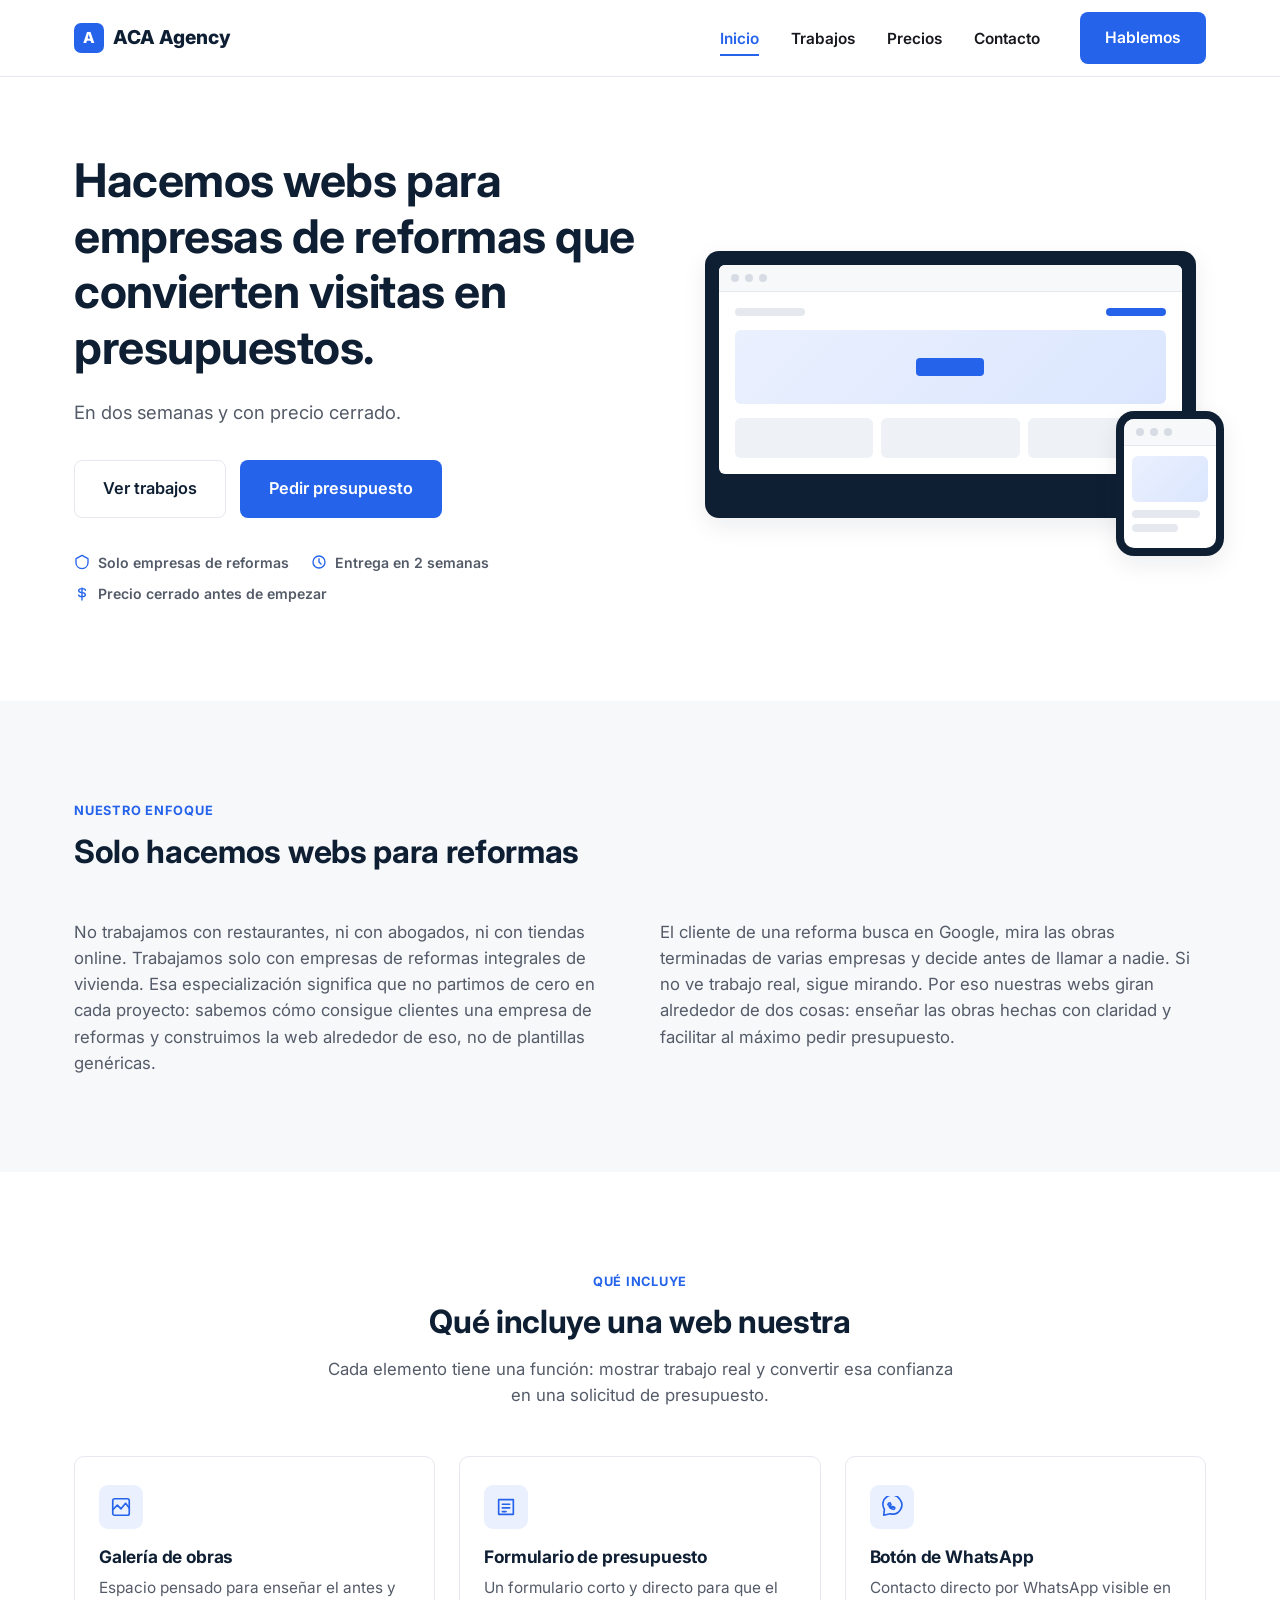
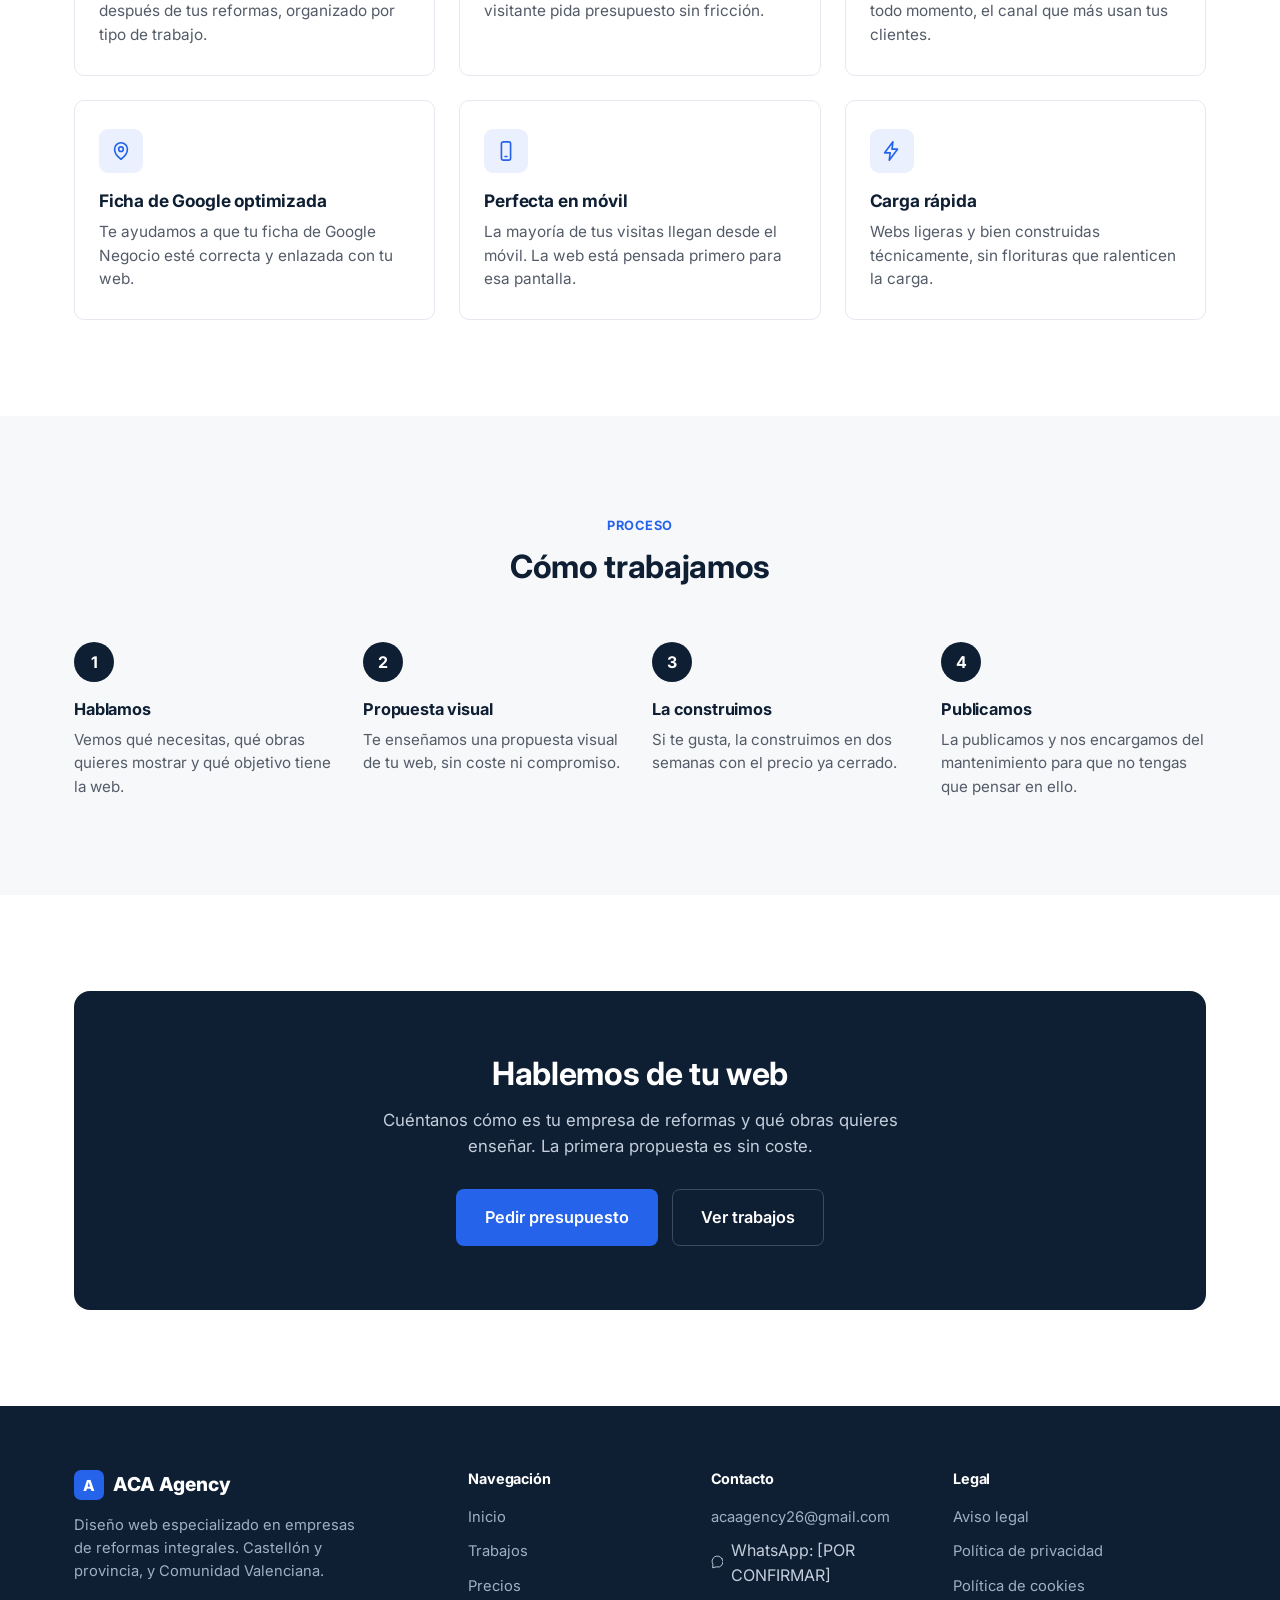
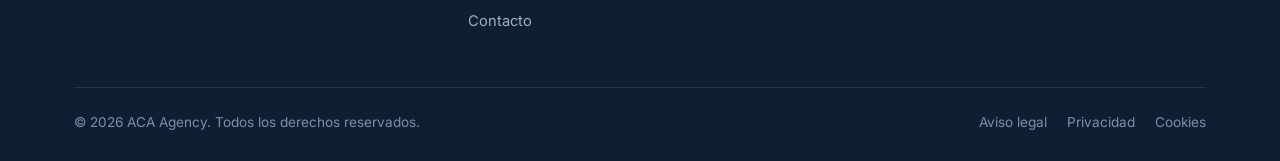
<file: index.html>
<!DOCTYPE html>
<html lang="es">
<head>
<meta charset="UTF-8">
<meta name="viewport" content="width=device-width, initial-scale=1.0">
<title>ACA Agency — Diseño web para empresas de reformas en Castellón</title>
<meta name="description" content="Diseño web para empresas de reformas integrales en Castellón y la Comunidad Valenciana. Webs que convierten visitas en solicitudes de presupuesto, en dos semanas y con precio cerrado.">
<link rel="canonical" href="https://acaagency.es/">

<meta property="og:type" content="website">
<meta property="og:title" content="ACA Agency — Diseño web para empresas de reformas en Castellón">
<meta property="og:description" content="Webs que convierten visitas en solicitudes de presupuesto. Especializados solo en empresas de reformas. Dos semanas, precio cerrado.">
<meta property="og:image" content="https://acaagency.es/img/og-image.png">
<meta property="og:url" content="https://acaagency.es/">
<meta property="og:locale" content="es_ES">
<meta name="twitter:card" content="summary_large_image">

<link rel="icon" href="/img/favicon.ico" sizes="any">
<link rel="icon" href="/img/favicon-32.png" type="image/png">
<link rel="apple-touch-icon" href="/img/apple-touch-icon.png">
<link rel="preconnect" href="https://fonts.googleapis.com">
<link rel="preconnect" href="https://fonts.gstatic.com" crossorigin>
<link href="https://fonts.googleapis.com/css2?family=Inter:wght@400;500;600;700;800&display=swap" rel="stylesheet">
<link rel="stylesheet" href="/css/style.css">
</head>
<body>

<header class="site-header">
  <div class="container">
    <a href="/index.html" class="logo">
      <span class="logo-mark">A</span>
      ACA Agency
    </a>
    <nav class="main-nav">
      <ul class="nav-links">
        <li><a href="/index.html" aria-current="page">Inicio</a></li>
        <li><a href="/trabajos.html">Trabajos</a></li>
        <li><a href="/precios.html">Precios</a></li>
        <li><a href="/contacto.html">Contacto</a></li>
      </ul>
      <a href="/contacto.html" class="btn btn-primary">Hablemos</a>
    </nav>
    <button class="nav-toggle" aria-label="Abrir menú" aria-expanded="false">
      <svg class="icon-menu" viewBox="0 0 24 24" fill="none" stroke="currentColor" stroke-width="2" stroke-linecap="round"><line x1="3" y1="6" x2="21" y2="6"/><line x1="3" y1="12" x2="21" y2="12"/><line x1="3" y1="18" x2="21" y2="18"/></svg>
      <svg class="icon-close" viewBox="0 0 24 24" fill="none" stroke="currentColor" stroke-width="2" stroke-linecap="round"><line x1="6" y1="6" x2="18" y2="18"/><line x1="6" y1="18" x2="18" y2="6"/></svg>
    </button>
  </div>
</header>

<main>

  <!-- Portada -->
  <section class="hero">
    <div class="container">
      <div class="hero-copy">
        <h1>Hacemos webs para empresas de reformas que convierten visitas en presupuestos.</h1>
        <p class="lead">En dos semanas y con precio cerrado.</p>
        <div class="hero-actions">
          <a href="/trabajos.html" class="btn btn-outline btn-lg">Ver trabajos</a>
          <a href="/contacto.html" class="btn btn-primary btn-lg">Pedir presupuesto</a>
        </div>
        <div class="hero-badges">
          <span class="hero-badge">
            <svg viewBox="0 0 24 24" fill="none" stroke="currentColor" stroke-width="2" stroke-linecap="round" stroke-linejoin="round"><path d="M12 2 3 7v6c0 5 4 8.5 9 9 5-.5 9-4 9-9V7z"/></svg>
            Solo empresas de reformas
          </span>
          <span class="hero-badge">
            <svg viewBox="0 0 24 24" fill="none" stroke="currentColor" stroke-width="2" stroke-linecap="round" stroke-linejoin="round"><circle cx="12" cy="12" r="9"/><path d="M12 7v5l3 3"/></svg>
            Entrega en 2 semanas
          </span>
          <span class="hero-badge">
            <svg viewBox="0 0 24 24" fill="none" stroke="currentColor" stroke-width="2" stroke-linecap="round" stroke-linejoin="round"><path d="M12 3v18M17 6.5c0-1.5-2-2.5-5-2.5s-5 1.2-5 3 2 2.7 5 3 5 1.3 5 3-2 3-5 3-5-1-5-2.5"/></svg>
            Precio cerrado antes de empezar
          </span>
        </div>
      </div>
      <div class="hero-visual">
        <div class="mockup">
          <div class="mockup-laptop">
            <div class="mockup-screen">
              <div class="mockup-browserbar">
                <span class="mockup-dot"></span><span class="mockup-dot"></span><span class="mockup-dot"></span>
              </div>
              <div class="mockup-body">
                <div class="mockup-nav">
                  <div class="mockup-line" style="width:70px;"></div>
                  <div class="mockup-line" style="width:60px; background:var(--accent);"></div>
                </div>
                <div class="mockup-hero-block">
                  <div class="mockup-cta"></div>
                </div>
                <div class="mockup-grid">
                  <div class="mockup-block"></div>
                  <div class="mockup-block"></div>
                  <div class="mockup-block"></div>
                </div>
              </div>
            </div>
          </div>
          <div class="mockup-phone">
            <div class="mockup-screen">
              <div class="mockup-browserbar">
                <span class="mockup-dot"></span><span class="mockup-dot"></span><span class="mockup-dot"></span>
              </div>
              <div class="mockup-body">
                <div class="mockup-hero-block"></div>
                <div class="mockup-line" style="width:90%;"></div>
                <div class="mockup-line" style="width:60%;"></div>
              </div>
            </div>
          </div>
        </div>
      </div>
    </div>
  </section>

  <!-- Solo reformas -->
  <section class="section section--alt">
    <div class="container">
      <div class="section-head">
        <span class="eyebrow">Nuestro enfoque</span>
        <h2>Solo hacemos webs para reformas</h2>
      </div>
      <div class="split">
        <p>No trabajamos con restaurantes, ni con abogados, ni con tiendas online. Trabajamos solo con empresas de reformas integrales de vivienda. Esa especialización significa que no partimos de cero en cada proyecto: sabemos cómo consigue clientes una empresa de reformas y construimos la web alrededor de eso, no de plantillas genéricas.</p>
        <p>El cliente de una reforma busca en Google, mira las obras terminadas de varias empresas y decide antes de llamar a nadie. Si no ve trabajo real, sigue mirando. Por eso nuestras webs giran alrededor de dos cosas: enseñar las obras hechas con claridad y facilitar al máximo pedir presupuesto.</p>
      </div>
    </div>
  </section>

  <!-- Qué incluye -->
  <section class="section">
    <div class="container">
      <div class="section-head center">
        <span class="eyebrow">Qué incluye</span>
        <h2>Qué incluye una web nuestra</h2>
        <p>Cada elemento tiene una función: mostrar trabajo real y convertir esa confianza en una solicitud de presupuesto.</p>
      </div>
      <div class="feature-grid">
        <div class="feature-card">
          <div class="feature-icon">
            <svg viewBox="0 0 24 24" fill="none" stroke="currentColor" stroke-width="1.8" stroke-linecap="round" stroke-linejoin="round"><rect x="3" y="3" width="18" height="18" rx="2"/><path d="m3 15 5-5 4 4 5-6 4 5"/></svg>
          </div>
          <h3>Galería de obras</h3>
          <p>Espacio pensado para enseñar el antes y después de tus reformas, organizado por tipo de trabajo.</p>
        </div>
        <div class="feature-card">
          <div class="feature-icon">
            <svg viewBox="0 0 24 24" fill="none" stroke="currentColor" stroke-width="1.8" stroke-linecap="round" stroke-linejoin="round"><path d="M4 4h16v16H4z"/><path d="M8 9h8M8 13h8M8 17h4"/></svg>
          </div>
          <h3>Formulario de presupuesto</h3>
          <p>Un formulario corto y directo para que el visitante pida presupuesto sin fricción.</p>
        </div>
        <div class="feature-card">
          <div class="feature-icon">
            <svg viewBox="0 0 24 24" fill="none" stroke="currentColor" stroke-width="1.8" stroke-linecap="round" stroke-linejoin="round"><path d="M20.5 3.5a10 10 0 0 0-16.8 10.9L3 21l6.8-1.7A10 10 0 0 0 20.5 3.5z"/><path d="M8.5 9.5c.3 2.5 2.5 4.7 5 5 1 .1 1.5-.6 1.5-1.3l-.1-.7-2-1-1 1c-.8-.4-1.6-1.2-2-2l1-1-1-2-.7-.1c-.7 0-1.4.5-1.7 2.1z"/></svg>
          </div>
          <h3>Botón de WhatsApp</h3>
          <p>Contacto directo por WhatsApp visible en todo momento, el canal que más usan tus clientes.</p>
        </div>
        <div class="feature-card">
          <div class="feature-icon">
            <svg viewBox="0 0 24 24" fill="none" stroke="currentColor" stroke-width="1.8" stroke-linecap="round" stroke-linejoin="round"><path d="M12 21s-7-5.3-7-11a7 7 0 0 1 14 0c0 5.7-7 11-7 11z"/><circle cx="12" cy="10" r="2.5"/></svg>
          </div>
          <h3>Ficha de Google optimizada</h3>
          <p>Te ayudamos a que tu ficha de Google Negocio esté correcta y enlazada con tu web.</p>
        </div>
        <div class="feature-card">
          <div class="feature-icon">
            <svg viewBox="0 0 24 24" fill="none" stroke="currentColor" stroke-width="1.8" stroke-linecap="round" stroke-linejoin="round"><rect x="7" y="2" width="10" height="20" rx="2"/><line x1="11" y1="18" x2="13" y2="18"/></svg>
          </div>
          <h3>Perfecta en móvil</h3>
          <p>La mayoría de tus visitas llegan desde el móvil. La web está pensada primero para esa pantalla.</p>
        </div>
        <div class="feature-card">
          <div class="feature-icon">
            <svg viewBox="0 0 24 24" fill="none" stroke="currentColor" stroke-width="1.8" stroke-linecap="round" stroke-linejoin="round"><path d="M13 2 4 14h6l-1 8 9-12h-6z"/></svg>
          </div>
          <h3>Carga rápida</h3>
          <p>Webs ligeras y bien construidas técnicamente, sin florituras que ralenticen la carga.</p>
        </div>
      </div>
    </div>
  </section>

  <!-- Cómo trabajamos -->
  <section class="section section--alt">
    <div class="container">
      <div class="section-head center">
        <span class="eyebrow">Proceso</span>
        <h2>Cómo trabajamos</h2>
      </div>
      <div class="steps">
        <div class="step">
          <div class="step-number">1</div>
          <h3>Hablamos</h3>
          <p>Vemos qué necesitas, qué obras quieres mostrar y qué objetivo tiene la web.</p>
        </div>
        <div class="step">
          <div class="step-number">2</div>
          <h3>Propuesta visual</h3>
          <p>Te enseñamos una propuesta visual de tu web, sin coste ni compromiso.</p>
        </div>
        <div class="step">
          <div class="step-number">3</div>
          <h3>La construimos</h3>
          <p>Si te gusta, la construimos en dos semanas con el precio ya cerrado.</p>
        </div>
        <div class="step">
          <div class="step-number">4</div>
          <h3>Publicamos</h3>
          <p>La publicamos y nos encargamos del mantenimiento para que no tengas que pensar en ello.</p>
        </div>
      </div>
    </div>
  </section>

  <!-- CTA final -->
  <section class="section">
    <div class="container">
      <div class="cta-block">
        <h2>Hablemos de tu web</h2>
        <p>Cuéntanos cómo es tu empresa de reformas y qué obras quieres enseñar. La primera propuesta es sin coste.</p>
        <div class="cta-actions">
          <a href="/contacto.html" class="btn btn-primary btn-lg">Pedir presupuesto</a>
          <a href="/trabajos.html" class="btn btn-outline btn-lg">Ver trabajos</a>
        </div>
      </div>
    </div>
  </section>

</main>

<footer class="site-footer">
  <div class="container">
    <div class="footer-top">
      <div class="footer-brand">
        <a href="/index.html" class="logo">
          <span class="logo-mark">A</span>
          ACA Agency
        </a>
        <p>Diseño web especializado en empresas de reformas integrales. Castellón y provincia, y Comunidad Valenciana.</p>
      </div>
      <div class="footer-col">
        <h4>Navegación</h4>
        <ul>
          <li><a href="/index.html">Inicio</a></li>
          <li><a href="/trabajos.html">Trabajos</a></li>
          <li><a href="/precios.html">Precios</a></li>
          <li><a href="/contacto.html">Contacto</a></li>
        </ul>
      </div>
      <div class="footer-col">
        <h4>Contacto</h4>
        <ul>
          <li><a href="mailto:acaagency26@gmail.com">acaagency26@gmail.com</a></li>
          <li><span class="footer-whatsapp">
            <svg viewBox="0 0 24 24" fill="none" stroke="currentColor" stroke-width="1.8" stroke-linecap="round" stroke-linejoin="round"><path d="M20.5 3.5a10 10 0 0 0-16.8 10.9L3 21l6.8-1.7A10 10 0 0 0 20.5 3.5z"/></svg>
            WhatsApp: [POR CONFIRMAR]
          </span></li>
        </ul>
      </div>
      <div class="footer-col">
        <h4>Legal</h4>
        <ul>
          <li><a href="/aviso-legal.html">Aviso legal</a></li>
          <li><a href="/privacidad.html">Política de privacidad</a></li>
          <li><a href="/cookies.html">Política de cookies</a></li>
        </ul>
      </div>
    </div>
    <div class="footer-bottom">
      <span>© <span data-year>2026</span> ACA Agency. Todos los derechos reservados.</span>
      <div class="footer-legal">
        <a href="/aviso-legal.html">Aviso legal</a>
        <a href="/privacidad.html">Privacidad</a>
        <a href="/cookies.html">Cookies</a>
      </div>
    </div>
  </div>
</footer>

<script src="/js/main.js"></script>
</body>
</html>
</file>
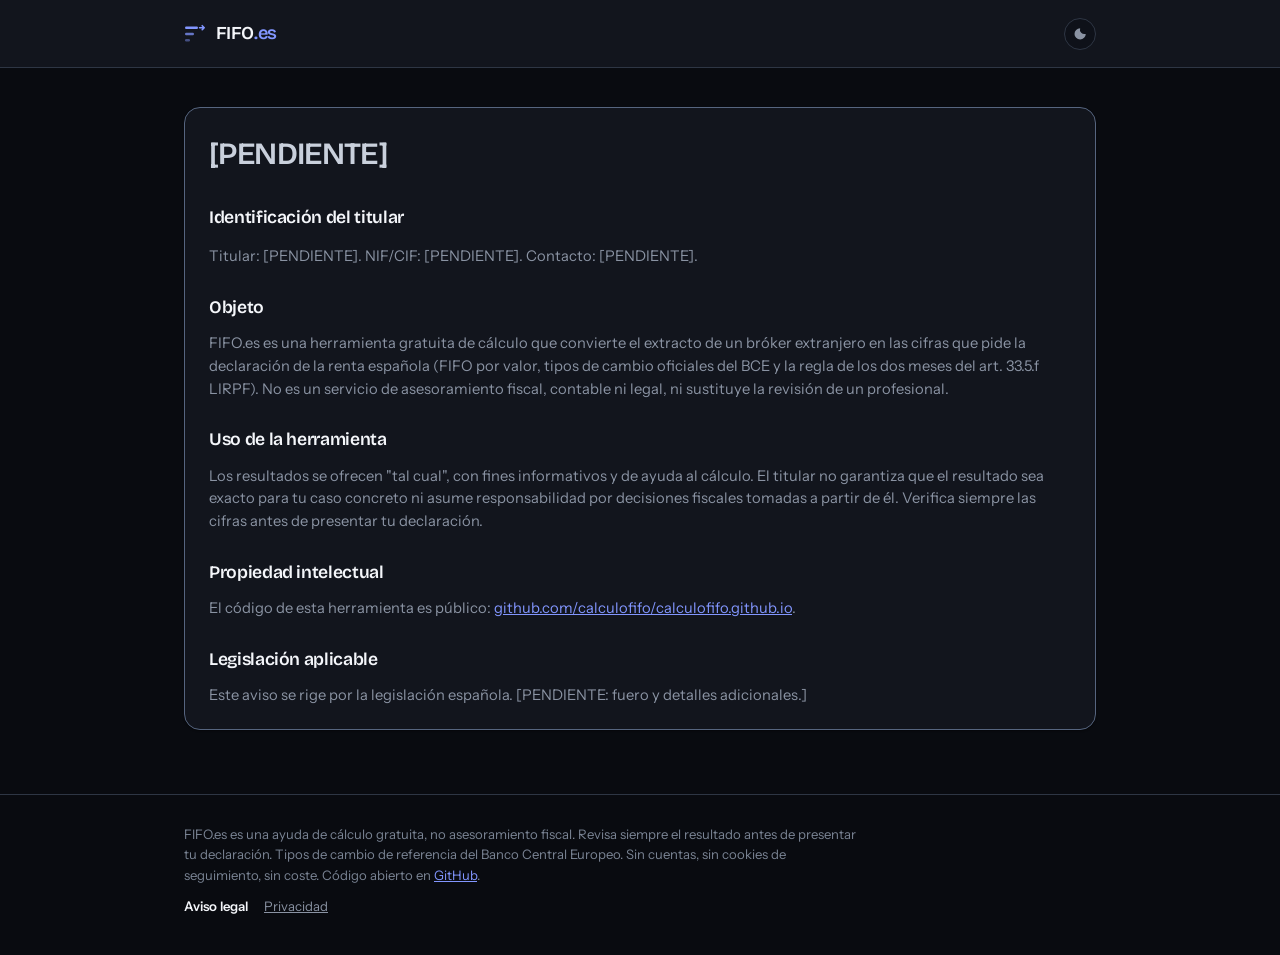
<file: web/aviso-legal/index.html>
<!DOCTYPE html>
<html lang="es">
<head>
<meta charset="UTF-8">
<script>try{if(localStorage.getItem("fifo-renta:tema")==="claro")document.documentElement.setAttribute("data-theme","light")}catch(e){}</script>
<meta name="viewport" content="width=device-width, initial-scale=1">
<title>Aviso legal — FIFO.es</title>
<meta name="description" content="Aviso legal de FIFO.es.">
<link rel="icon" type="image/svg+xml" href="[data-uri]">
<link rel="preconnect" href="https://fonts.googleapis.com">
<link rel="preconnect" href="https://fonts.gstatic.com" crossorigin>
<link rel="stylesheet" href="https://fonts.googleapis.com/css2?family=Bricolage+Grotesque:opsz,wght@12..96,500;12..96,600;12..96,700&family=Instrument+Sans:wght@400;500;600;700&family=JetBrains+Mono:wght@400;500;600&display=swap">
<link rel="stylesheet" href="../estilo.css">
</head>
<body>

<header class="top">
  <div class="wrap">
    <a href="../" class="brand" style="text-decoration:none">
      <svg width="22" height="22" viewBox="0 0 22 22" fill="none" aria-hidden="true">
        <rect x="1" y="3.5" width="13" height="2.4" rx="1.2" fill="currentColor"/>
        <rect x="1" y="9.8" width="9" height="2.4" rx="1.2" fill="currentColor" opacity=".75"/>
        <rect x="1" y="16.1" width="5" height="2.4" rx="1.2" fill="currentColor" opacity=".45"/>
        <path d="M15.6 4.7h4.6M20.2 4.7l-2-2M20.2 4.7l-2 2" stroke="currentColor" stroke-width="1.6" stroke-linecap="round" stroke-linejoin="round"/>
      </svg>
      <b>FIFO<i>.es</i></b>
    </a>
    <button id="interruptor-tema" class="interruptor-tema" type="button" aria-pressed="false" aria-label="Cambiar a modo claro">
      <svg class="icono-luna" width="15" height="15" viewBox="0 0 20 20" fill="none" aria-hidden="true">
        <path d="M17 10.5A7.5 7.5 0 1 1 9.5 3a6 6 0 0 0 7.5 7.5Z" fill="currentColor"/>
      </svg>
      <svg class="icono-sol" width="15" height="15" viewBox="0 0 20 20" fill="none" aria-hidden="true">
        <circle cx="10" cy="10" r="3.6" fill="currentColor"/>
        <g stroke="currentColor" stroke-width="1.4" stroke-linecap="round">
          <path d="M10 2.2v2"/><path d="M10 15.8v2"/><path d="M2.2 10h2"/><path d="M15.8 10h2"/>
          <path d="M4.8 4.8l1.4 1.4"/><path d="M13.8 13.8l1.4 1.4"/><path d="M15.2 4.8l-1.4 1.4"/><path d="M6.2 13.8l-1.4 1.4"/>
        </g>
      </svg>
    </button>
  </div>
</header>

<main>
  <div class="wrap pila">
    <div class="card pad texto-legal">
      <h1>[PENDIENTE]</h1>

      <h2>Identificación del titular</h2>
      <p>Titular: [PENDIENTE]. NIF/CIF: [PENDIENTE]. Contacto: [PENDIENTE].</p>

      <h2>Objeto</h2>
      <p>
        FIFO.es es una herramienta gratuita de cálculo que convierte el extracto de un bróker extranjero en
        las cifras que pide la declaración de la renta española (FIFO por valor, tipos de cambio oficiales
        del BCE y la regla de los dos meses del art. 33.5.f LIRPF). No es un servicio de asesoramiento fiscal,
        contable ni legal, ni sustituye la revisión de un profesional.
      </p>

      <h2>Uso de la herramienta</h2>
      <p>
        Los resultados se ofrecen "tal cual", con fines informativos y de ayuda al cálculo. El titular no
        garantiza que el resultado sea exacto para tu caso concreto ni asume responsabilidad por decisiones
        fiscales tomadas a partir de él. Verifica siempre las cifras antes de presentar tu declaración.
      </p>

      <h2>Propiedad intelectual</h2>
      <p>
        El código de esta herramienta es público:
        <a href="https://github.com/calculofifo/calculofifo.github.io" target="_blank" rel="noopener">github.com/calculofifo/calculofifo.github.io</a>.
      </p>

      <h2>Legislación aplicable</h2>
      <p>Este aviso se rige por la legislación española. [PENDIENTE: fuero y detalles adicionales.]</p>
    </div>
  </div>
</main>

<footer class="pie">
  <div class="wrap">
    <p>
      FIFO.es es una ayuda de cálculo gratuita, no asesoramiento fiscal. Revisa siempre el resultado antes
      de presentar tu declaración. Tipos de cambio de referencia del Banco Central Europeo. Sin cuentas,
      sin cookies de seguimiento, sin coste. Código abierto en
      <a href="https://github.com/calculofifo/calculofifo.github.io" target="_blank" rel="noopener">GitHub</a>.
    </p>
    <nav>
      <a href="../aviso-legal/" aria-current="page">Aviso legal</a>
      <a href="../privacidad/">Privacidad</a>
    </nav>
  </div>
</footer>

<script src="../tema.js"></script>
</body>
</html>
</file>
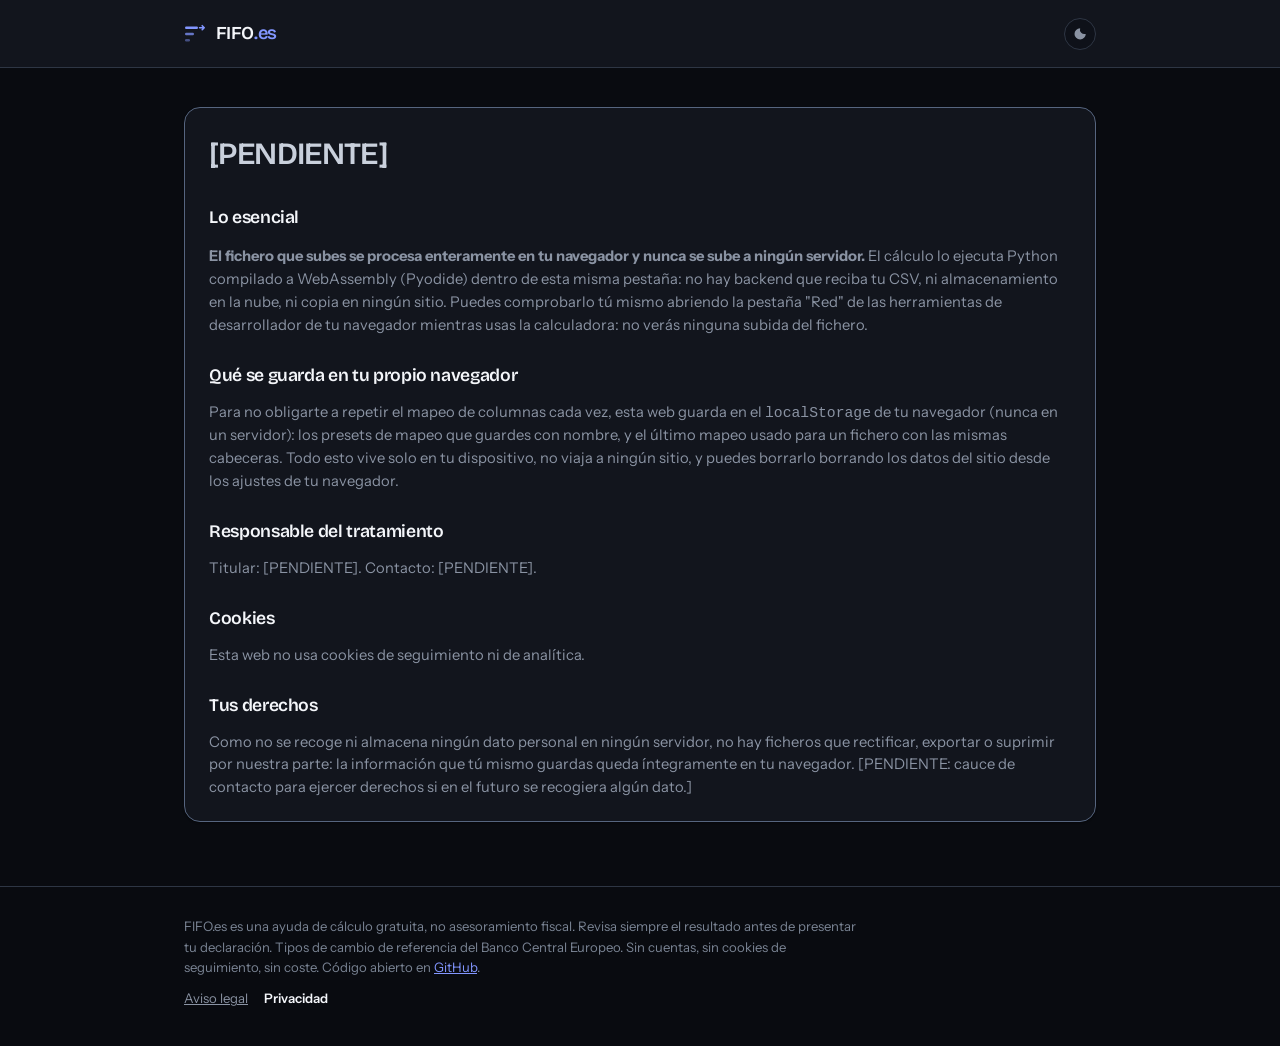
<file: web/privacidad/index.html>
<!DOCTYPE html>
<html lang="es">
<head>
<meta charset="UTF-8">
<script>try{if(localStorage.getItem("fifo-renta:tema")==="claro")document.documentElement.setAttribute("data-theme","light")}catch(e){}</script>
<meta name="viewport" content="width=device-width, initial-scale=1">
<title>Privacidad — FIFO.es</title>
<meta name="description" content="Política de privacidad de FIFO.es: tu fichero se procesa en tu navegador y nunca se sube a ningún servidor.">
<link rel="icon" type="image/svg+xml" href="[data-uri]">
<link rel="preconnect" href="https://fonts.googleapis.com">
<link rel="preconnect" href="https://fonts.gstatic.com" crossorigin>
<link rel="stylesheet" href="https://fonts.googleapis.com/css2?family=Bricolage+Grotesque:opsz,wght@12..96,500;12..96,600;12..96,700&family=Instrument+Sans:wght@400;500;600;700&family=JetBrains+Mono:wght@400;500;600&display=swap">
<link rel="stylesheet" href="../estilo.css">
</head>
<body>

<header class="top">
  <div class="wrap">
    <a href="../" class="brand" style="text-decoration:none">
      <svg width="22" height="22" viewBox="0 0 22 22" fill="none" aria-hidden="true">
        <rect x="1" y="3.5" width="13" height="2.4" rx="1.2" fill="currentColor"/>
        <rect x="1" y="9.8" width="9" height="2.4" rx="1.2" fill="currentColor" opacity=".75"/>
        <rect x="1" y="16.1" width="5" height="2.4" rx="1.2" fill="currentColor" opacity=".45"/>
        <path d="M15.6 4.7h4.6M20.2 4.7l-2-2M20.2 4.7l-2 2" stroke="currentColor" stroke-width="1.6" stroke-linecap="round" stroke-linejoin="round"/>
      </svg>
      <b>FIFO<i>.es</i></b>
    </a>
    <button id="interruptor-tema" class="interruptor-tema" type="button" aria-pressed="false" aria-label="Cambiar a modo claro">
      <svg class="icono-luna" width="15" height="15" viewBox="0 0 20 20" fill="none" aria-hidden="true">
        <path d="M17 10.5A7.5 7.5 0 1 1 9.5 3a6 6 0 0 0 7.5 7.5Z" fill="currentColor"/>
      </svg>
      <svg class="icono-sol" width="15" height="15" viewBox="0 0 20 20" fill="none" aria-hidden="true">
        <circle cx="10" cy="10" r="3.6" fill="currentColor"/>
        <g stroke="currentColor" stroke-width="1.4" stroke-linecap="round">
          <path d="M10 2.2v2"/><path d="M10 15.8v2"/><path d="M2.2 10h2"/><path d="M15.8 10h2"/>
          <path d="M4.8 4.8l1.4 1.4"/><path d="M13.8 13.8l1.4 1.4"/><path d="M15.2 4.8l-1.4 1.4"/><path d="M6.2 13.8l-1.4 1.4"/>
        </g>
      </svg>
    </button>
  </div>
</header>

<main>
  <div class="wrap pila">
    <div class="card pad texto-legal">
      <h1>[PENDIENTE]</h1>

      <h2>Lo esencial</h2>
      <p>
        <b>El fichero que subes se procesa enteramente en tu navegador y nunca se sube a ningún servidor.</b>
        El cálculo lo ejecuta Python compilado a WebAssembly (Pyodide) dentro de esta misma pestaña: no hay
        backend que reciba tu CSV, ni almacenamiento en la nube, ni copia en ningún sitio. Puedes comprobarlo
        tú mismo abriendo la pestaña "Red" de las herramientas de desarrollador de tu navegador mientras usas
        la calculadora: no verás ninguna subida del fichero.
      </p>

      <h2>Qué se guarda en tu propio navegador</h2>
      <p>
        Para no obligarte a repetir el mapeo de columnas cada vez, esta web guarda en el <code>localStorage</code>
        de tu navegador (nunca en un servidor): los presets de mapeo que guardes con nombre, y el último mapeo
        usado para un fichero con las mismas cabeceras. Todo esto vive solo en tu dispositivo, no viaja a
        ningún sitio, y puedes borrarlo borrando los datos del sitio desde los ajustes de tu navegador.
      </p>

      <h2>Responsable del tratamiento</h2>
      <p>Titular: [PENDIENTE]. Contacto: [PENDIENTE].</p>

      <h2>Cookies</h2>
      <p>Esta web no usa cookies de seguimiento ni de analítica.</p>

      <h2>Tus derechos</h2>
      <p>
        Como no se recoge ni almacena ningún dato personal en ningún servidor, no hay ficheros que rectificar,
        exportar o suprimir por nuestra parte: la información que tú mismo guardas queda íntegramente en tu
        navegador. [PENDIENTE: cauce de contacto para ejercer derechos si en el futuro se recogiera algún dato.]
      </p>
    </div>
  </div>
</main>

<footer class="pie">
  <div class="wrap">
    <p>
      FIFO.es es una ayuda de cálculo gratuita, no asesoramiento fiscal. Revisa siempre el resultado antes
      de presentar tu declaración. Tipos de cambio de referencia del Banco Central Europeo. Sin cuentas,
      sin cookies de seguimiento, sin coste. Código abierto en
      <a href="https://github.com/calculofifo/calculofifo.github.io" target="_blank" rel="noopener">GitHub</a>.
    </p>
    <nav>
      <a href="../aviso-legal/">Aviso legal</a>
      <a href="../privacidad/" aria-current="page">Privacidad</a>
    </nav>
  </div>
</footer>

<script src="../tema.js"></script>
</body>
</html>
</file>
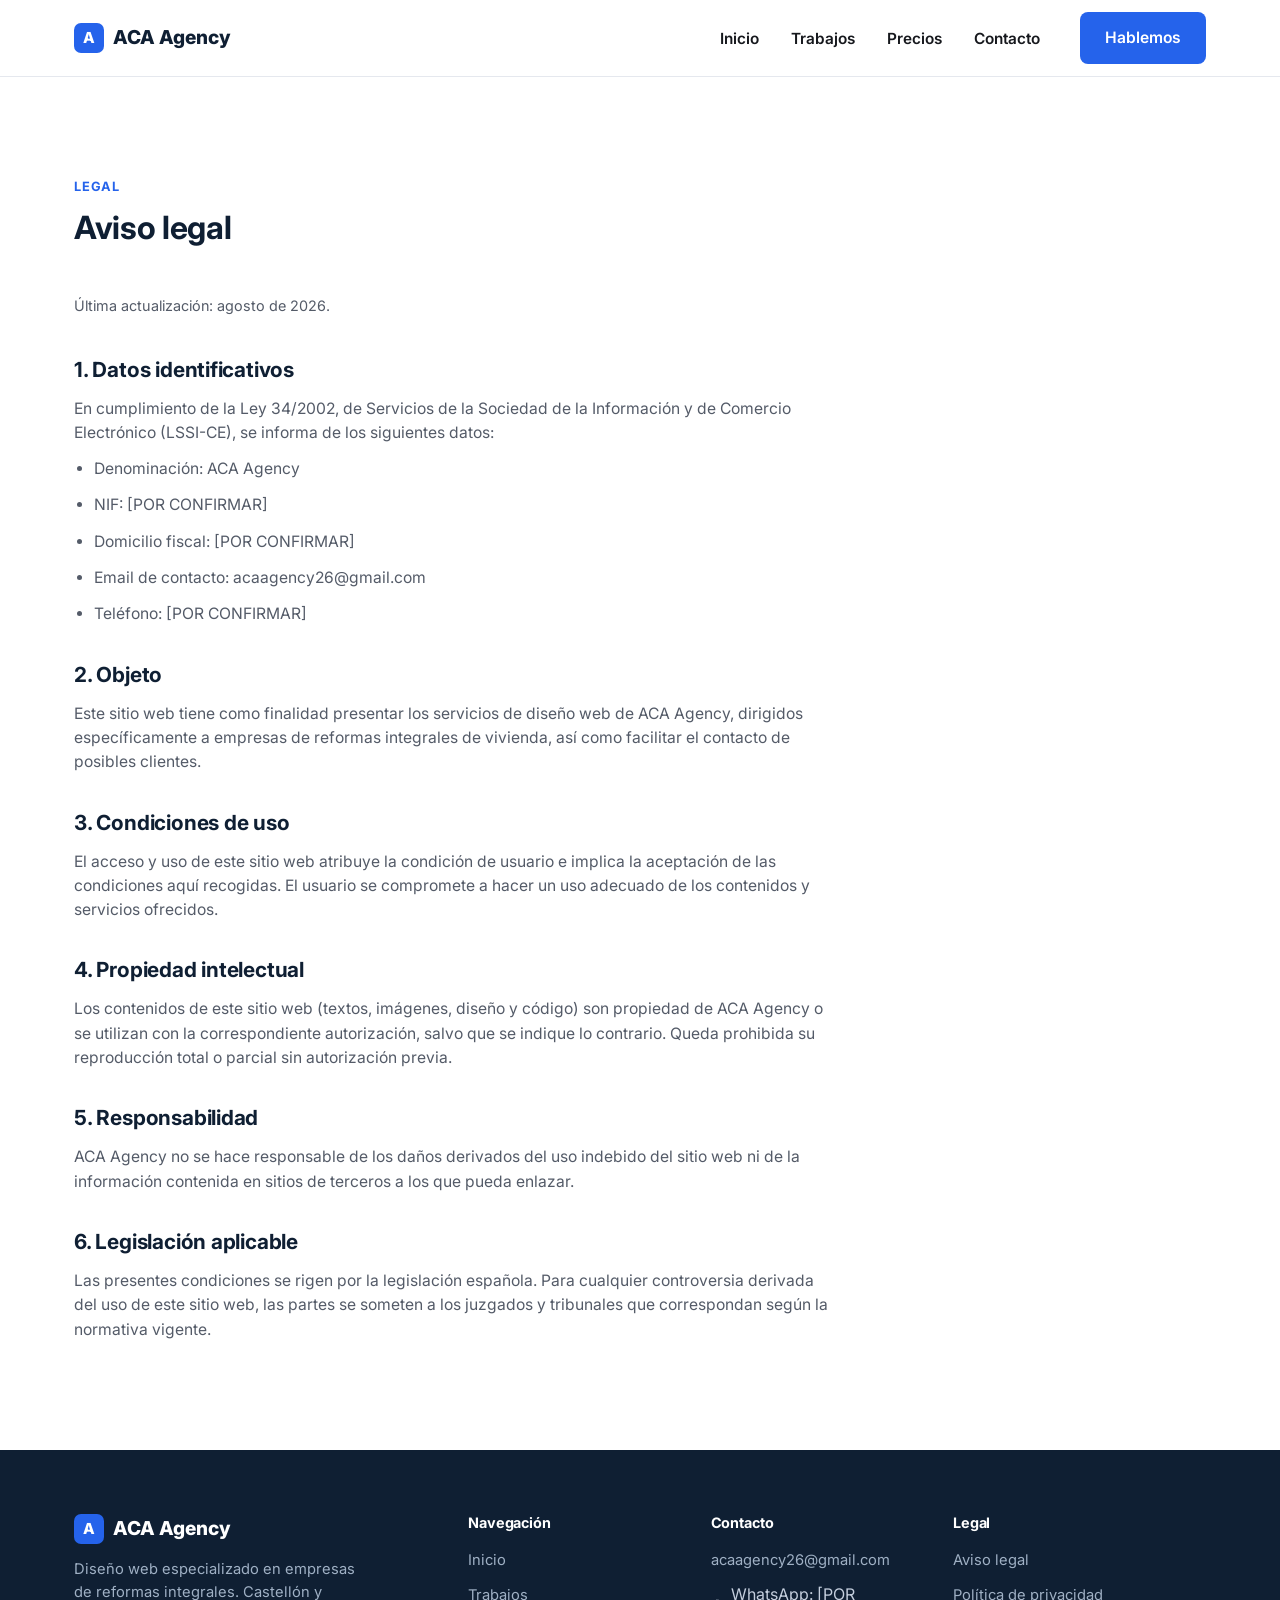
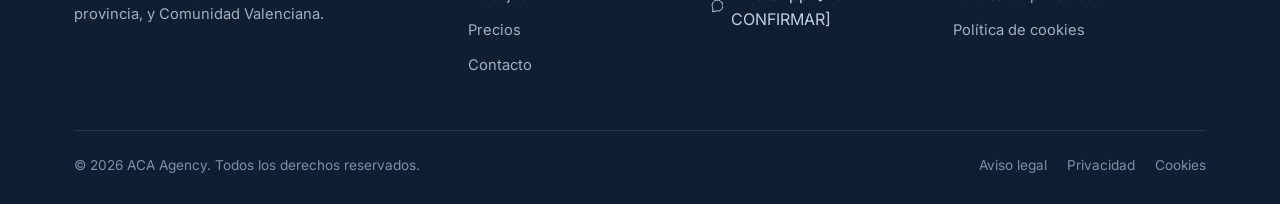
<file: aviso-legal.html>
<!DOCTYPE html>
<html lang="es">
<head>
<meta charset="UTF-8">
<meta name="viewport" content="width=device-width, initial-scale=1.0">
<title>Aviso legal | ACA Agency</title>
<meta name="description" content="Aviso legal de ACA Agency, diseño web para empresas de reformas en Castellón.">
<link rel="canonical" href="https://acaagency.es/aviso-legal.html">
<meta name="robots" content="noindex">

<meta property="og:type" content="website">
<meta property="og:title" content="Aviso legal | ACA Agency">
<meta property="og:description" content="Aviso legal de ACA Agency, diseño web para empresas de reformas en Castellón.">
<meta property="og:image" content="https://acaagency.es/img/og-image.png">
<meta property="og:url" content="https://acaagency.es/aviso-legal.html">
<meta property="og:locale" content="es_ES">
<meta name="twitter:card" content="summary_large_image">

<link rel="icon" href="/img/favicon.ico" sizes="any">
<link rel="icon" href="/img/favicon-32.png" type="image/png">
<link rel="apple-touch-icon" href="/img/apple-touch-icon.png">
<link rel="preconnect" href="https://fonts.googleapis.com">
<link rel="preconnect" href="https://fonts.gstatic.com" crossorigin>
<link href="https://fonts.googleapis.com/css2?family=Inter:wght@400;500;600;700;800&display=swap" rel="stylesheet">
<link rel="stylesheet" href="/css/style.css">
</head>
<body>

<header class="site-header">
  <div class="container">
    <a href="/index.html" class="logo">
      <span class="logo-mark">A</span>
      ACA Agency
    </a>
    <nav class="main-nav">
      <ul class="nav-links">
        <li><a href="/index.html">Inicio</a></li>
        <li><a href="/trabajos.html">Trabajos</a></li>
        <li><a href="/precios.html">Precios</a></li>
        <li><a href="/contacto.html">Contacto</a></li>
      </ul>
      <a href="/contacto.html" class="btn btn-primary">Hablemos</a>
    </nav>
    <button class="nav-toggle" aria-label="Abrir menú" aria-expanded="false">
      <svg class="icon-menu" viewBox="0 0 24 24" fill="none" stroke="currentColor" stroke-width="2" stroke-linecap="round"><line x1="3" y1="6" x2="21" y2="6"/><line x1="3" y1="12" x2="21" y2="12"/><line x1="3" y1="18" x2="21" y2="18"/></svg>
      <svg class="icon-close" viewBox="0 0 24 24" fill="none" stroke="currentColor" stroke-width="2" stroke-linecap="round"><line x1="6" y1="6" x2="18" y2="18"/><line x1="6" y1="18" x2="18" y2="6"/></svg>
    </button>
  </div>
</header>

<main>
  <section class="section">
    <div class="container">
      <div class="section-head">
        <span class="eyebrow">Legal</span>
        <h2>Aviso legal</h2>
      </div>
      <div class="legal-content">
        <p class="updated">Última actualización: agosto de 2026.</p>

        <h2>1. Datos identificativos</h2>
        <p>En cumplimiento de la Ley 34/2002, de Servicios de la Sociedad de la Información y de Comercio Electrónico (LSSI-CE), se informa de los siguientes datos:</p>
        <ul>
          <li>Denominación: ACA Agency</li>
          <li>NIF: [POR CONFIRMAR]</li>
          <li>Domicilio fiscal: [POR CONFIRMAR]</li>
          <li>Email de contacto: acaagency26@gmail.com</li>
          <li>Teléfono: [POR CONFIRMAR]</li>
        </ul>

        <h2>2. Objeto</h2>
        <p>Este sitio web tiene como finalidad presentar los servicios de diseño web de ACA Agency, dirigidos específicamente a empresas de reformas integrales de vivienda, así como facilitar el contacto de posibles clientes.</p>

        <h2>3. Condiciones de uso</h2>
        <p>El acceso y uso de este sitio web atribuye la condición de usuario e implica la aceptación de las condiciones aquí recogidas. El usuario se compromete a hacer un uso adecuado de los contenidos y servicios ofrecidos.</p>

        <h2>4. Propiedad intelectual</h2>
        <p>Los contenidos de este sitio web (textos, imágenes, diseño y código) son propiedad de ACA Agency o se utilizan con la correspondiente autorización, salvo que se indique lo contrario. Queda prohibida su reproducción total o parcial sin autorización previa.</p>

        <h2>5. Responsabilidad</h2>
        <p>ACA Agency no se hace responsable de los daños derivados del uso indebido del sitio web ni de la información contenida en sitios de terceros a los que pueda enlazar.</p>

        <h2>6. Legislación aplicable</h2>
        <p>Las presentes condiciones se rigen por la legislación española. Para cualquier controversia derivada del uso de este sitio web, las partes se someten a los juzgados y tribunales que correspondan según la normativa vigente.</p>
      </div>
    </div>
  </section>
</main>

<footer class="site-footer">
  <div class="container">
    <div class="footer-top">
      <div class="footer-brand">
        <a href="/index.html" class="logo">
          <span class="logo-mark">A</span>
          ACA Agency
        </a>
        <p>Diseño web especializado en empresas de reformas integrales. Castellón y provincia, y Comunidad Valenciana.</p>
      </div>
      <div class="footer-col">
        <h4>Navegación</h4>
        <ul>
          <li><a href="/index.html">Inicio</a></li>
          <li><a href="/trabajos.html">Trabajos</a></li>
          <li><a href="/precios.html">Precios</a></li>
          <li><a href="/contacto.html">Contacto</a></li>
        </ul>
      </div>
      <div class="footer-col">
        <h4>Contacto</h4>
        <ul>
          <li><a href="mailto:acaagency26@gmail.com">acaagency26@gmail.com</a></li>
          <li><span class="footer-whatsapp">
            <svg viewBox="0 0 24 24" fill="none" stroke="currentColor" stroke-width="1.8" stroke-linecap="round" stroke-linejoin="round"><path d="M20.5 3.5a10 10 0 0 0-16.8 10.9L3 21l6.8-1.7A10 10 0 0 0 20.5 3.5z"/></svg>
            WhatsApp: [POR CONFIRMAR]
          </span></li>
        </ul>
      </div>
      <div class="footer-col">
        <h4>Legal</h4>
        <ul>
          <li><a href="/aviso-legal.html">Aviso legal</a></li>
          <li><a href="/privacidad.html">Política de privacidad</a></li>
          <li><a href="/cookies.html">Política de cookies</a></li>
        </ul>
      </div>
    </div>
    <div class="footer-bottom">
      <span>© <span data-year>2026</span> ACA Agency. Todos los derechos reservados.</span>
      <div class="footer-legal">
        <a href="/aviso-legal.html">Aviso legal</a>
        <a href="/privacidad.html">Privacidad</a>
        <a href="/cookies.html">Cookies</a>
      </div>
    </div>
  </div>
</footer>

<script src="/js/main.js"></script>
</body>
</html>
</file>
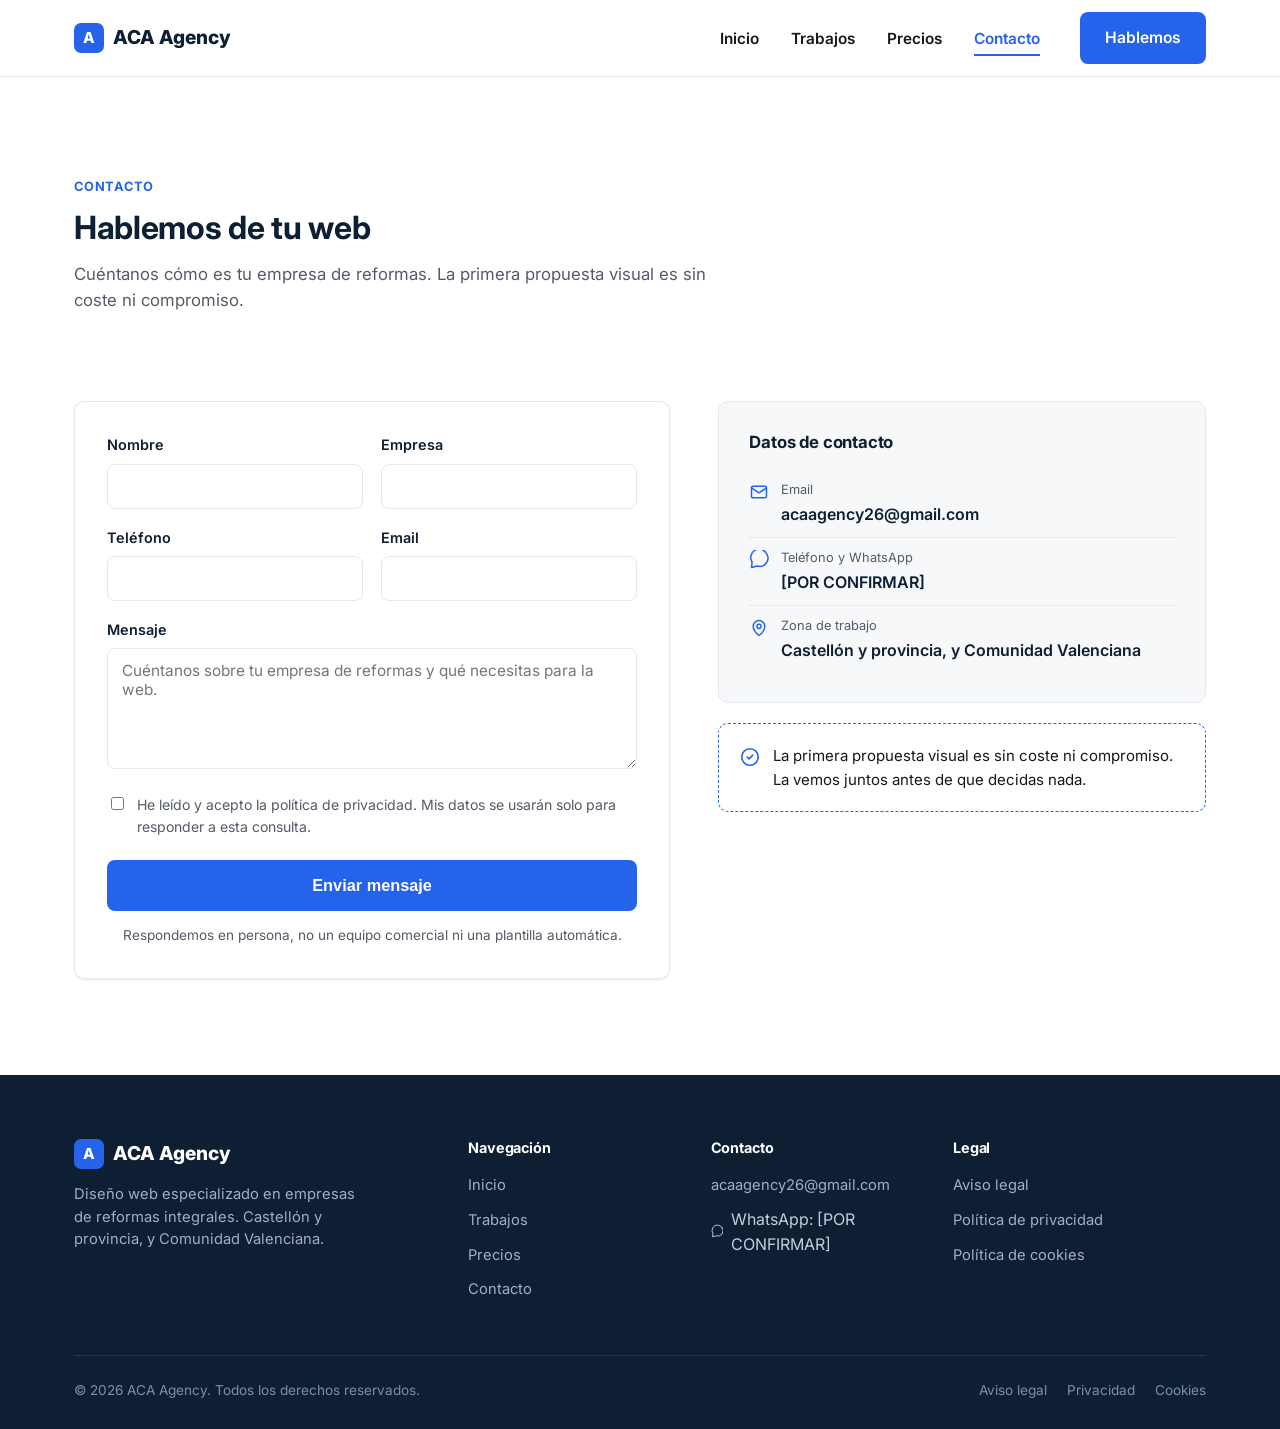
<file: contacto.html>
<!DOCTYPE html>
<html lang="es">
<head>
<meta charset="UTF-8">
<meta name="viewport" content="width=device-width, initial-scale=1.0">
<title>Contacto — Diseño web para empresas de reformas | ACA Agency</title>
<meta name="description" content="Pide presupuesto para la web de tu empresa de reformas en Castellón. La primera propuesta visual es sin coste ni compromiso.">
<link rel="canonical" href="https://acaagency.es/contacto.html">

<meta property="og:type" content="website">
<meta property="og:title" content="Contacto — Diseño web para empresas de reformas | ACA Agency">
<meta property="og:description" content="Pide presupuesto para la web de tu empresa de reformas. Primera propuesta visual sin coste ni compromiso.">
<meta property="og:image" content="https://acaagency.es/img/og-image.png">
<meta property="og:url" content="https://acaagency.es/contacto.html">
<meta property="og:locale" content="es_ES">
<meta name="twitter:card" content="summary_large_image">

<link rel="icon" href="/img/favicon.ico" sizes="any">
<link rel="icon" href="/img/favicon-32.png" type="image/png">
<link rel="apple-touch-icon" href="/img/apple-touch-icon.png">
<link rel="preconnect" href="https://fonts.googleapis.com">
<link rel="preconnect" href="https://fonts.gstatic.com" crossorigin>
<link href="https://fonts.googleapis.com/css2?family=Inter:wght@400;500;600;700;800&display=swap" rel="stylesheet">
<link rel="stylesheet" href="/css/style.css">
</head>
<body>

<header class="site-header">
  <div class="container">
    <a href="/index.html" class="logo">
      <span class="logo-mark">A</span>
      ACA Agency
    </a>
    <nav class="main-nav">
      <ul class="nav-links">
        <li><a href="/index.html">Inicio</a></li>
        <li><a href="/trabajos.html">Trabajos</a></li>
        <li><a href="/precios.html">Precios</a></li>
        <li><a href="/contacto.html" aria-current="page">Contacto</a></li>
      </ul>
      <a href="/contacto.html" class="btn btn-primary">Hablemos</a>
    </nav>
    <button class="nav-toggle" aria-label="Abrir menú" aria-expanded="false">
      <svg class="icon-menu" viewBox="0 0 24 24" fill="none" stroke="currentColor" stroke-width="2" stroke-linecap="round"><line x1="3" y1="6" x2="21" y2="6"/><line x1="3" y1="12" x2="21" y2="12"/><line x1="3" y1="18" x2="21" y2="18"/></svg>
      <svg class="icon-close" viewBox="0 0 24 24" fill="none" stroke="currentColor" stroke-width="2" stroke-linecap="round"><line x1="6" y1="6" x2="18" y2="18"/><line x1="6" y1="18" x2="18" y2="6"/></svg>
    </button>
  </div>
</header>

<main>

  <section class="section" style="padding-bottom: 40px;">
    <div class="container">
      <div class="section-head">
        <span class="eyebrow">Contacto</span>
        <h2>Hablemos de tu web</h2>
        <p>Cuéntanos cómo es tu empresa de reformas. La primera propuesta visual es sin coste ni compromiso.</p>
      </div>
    </div>
  </section>

  <section class="section" style="padding-top: 0;">
    <div class="container">
      <div class="contact-grid">

        <form class="contact-form" id="contact-form">
          <div class="form-success" id="form-success" role="status">
            Gracias. Hemos recibido tu mensaje y te responderemos por email o WhatsApp en breve.
          </div>

          <div class="form-row">
            <div class="form-group">
              <label for="nombre">Nombre</label>
              <input type="text" id="nombre" name="nombre" required autocomplete="name">
            </div>
            <div class="form-group">
              <label for="empresa">Empresa</label>
              <input type="text" id="empresa" name="empresa" autocomplete="organization">
            </div>
          </div>

          <div class="form-row">
            <div class="form-group">
              <label for="telefono">Teléfono</label>
              <input type="tel" id="telefono" name="telefono" required autocomplete="tel">
            </div>
            <div class="form-group">
              <label for="email">Email</label>
              <input type="email" id="email" name="email" required autocomplete="email">
            </div>
          </div>

          <div class="form-group">
            <label for="mensaje">Mensaje</label>
            <textarea id="mensaje" name="mensaje" rows="5" required placeholder="Cuéntanos sobre tu empresa de reformas y qué necesitas para la web."></textarea>
          </div>

          <div class="form-check">
            <input type="checkbox" id="privacidad" name="privacidad" required>
            <label for="privacidad">He leído y acepto la <a href="/privacidad.html">política de privacidad</a>. Mis datos se usarán solo para responder a esta consulta.</label>
          </div>

          <button type="submit" class="btn btn-primary btn-block btn-lg">Enviar mensaje</button>
          <p class="form-note">Respondemos en persona, no un equipo comercial ni una plantilla automática.</p>
        </form>

        <div class="contact-side">
          <div class="contact-info-card">
            <h3>Datos de contacto</h3>
            <div class="contact-info-row">
              <svg viewBox="0 0 24 24" fill="none" stroke="currentColor" stroke-width="1.8" stroke-linecap="round" stroke-linejoin="round"><rect x="3" y="5" width="18" height="14" rx="2"/><path d="m3 7 9 6 9-6"/></svg>
              <div>
                <span class="label">Email</span>
                <a class="value" href="mailto:acaagency26@gmail.com">acaagency26@gmail.com</a>
              </div>
            </div>
            <div class="contact-info-row">
              <svg viewBox="0 0 24 24" fill="none" stroke="currentColor" stroke-width="1.8" stroke-linecap="round" stroke-linejoin="round"><path d="M20.5 3.5a10 10 0 0 0-16.8 10.9L3 21l6.8-1.7A10 10 0 0 0 20.5 3.5z"/></svg>
              <div>
                <span class="label">Teléfono y WhatsApp</span>
                <span class="value placeholder-value">[POR CONFIRMAR]</span>
              </div>
            </div>
            <div class="contact-info-row">
              <svg viewBox="0 0 24 24" fill="none" stroke="currentColor" stroke-width="1.8" stroke-linecap="round" stroke-linejoin="round"><path d="M12 21s-7-5.3-7-11a7 7 0 0 1 14 0c0 5.7-7 11-7 11z"/><circle cx="12" cy="10" r="2.5"/></svg>
              <div>
                <span class="label">Zona de trabajo</span>
                <span class="value">Castellón y provincia, y Comunidad Valenciana</span>
              </div>
            </div>
          </div>

          <div class="contact-promise">
            <svg viewBox="0 0 24 24" fill="none" stroke="currentColor" stroke-width="1.8" stroke-linecap="round" stroke-linejoin="round"><path d="M9 12l2 2 4-4"/><circle cx="12" cy="12" r="9"/></svg>
            <p>La primera propuesta visual es sin coste ni compromiso. La vemos juntos antes de que decidas nada.</p>
          </div>
        </div>

      </div>
    </div>
  </section>

</main>

<footer class="site-footer">
  <div class="container">
    <div class="footer-top">
      <div class="footer-brand">
        <a href="/index.html" class="logo">
          <span class="logo-mark">A</span>
          ACA Agency
        </a>
        <p>Diseño web especializado en empresas de reformas integrales. Castellón y provincia, y Comunidad Valenciana.</p>
      </div>
      <div class="footer-col">
        <h4>Navegación</h4>
        <ul>
          <li><a href="/index.html">Inicio</a></li>
          <li><a href="/trabajos.html">Trabajos</a></li>
          <li><a href="/precios.html">Precios</a></li>
          <li><a href="/contacto.html">Contacto</a></li>
        </ul>
      </div>
      <div class="footer-col">
        <h4>Contacto</h4>
        <ul>
          <li><a href="mailto:acaagency26@gmail.com">acaagency26@gmail.com</a></li>
          <li><span class="footer-whatsapp">
            <svg viewBox="0 0 24 24" fill="none" stroke="currentColor" stroke-width="1.8" stroke-linecap="round" stroke-linejoin="round"><path d="M20.5 3.5a10 10 0 0 0-16.8 10.9L3 21l6.8-1.7A10 10 0 0 0 20.5 3.5z"/></svg>
            WhatsApp: [POR CONFIRMAR]
          </span></li>
        </ul>
      </div>
      <div class="footer-col">
        <h4>Legal</h4>
        <ul>
          <li><a href="/aviso-legal.html">Aviso legal</a></li>
          <li><a href="/privacidad.html">Política de privacidad</a></li>
          <li><a href="/cookies.html">Política de cookies</a></li>
        </ul>
      </div>
    </div>
    <div class="footer-bottom">
      <span>© <span data-year>2026</span> ACA Agency. Todos los derechos reservados.</span>
      <div class="footer-legal">
        <a href="/aviso-legal.html">Aviso legal</a>
        <a href="/privacidad.html">Privacidad</a>
        <a href="/cookies.html">Cookies</a>
      </div>
    </div>
  </div>
</footer>

<script src="/js/main.js"></script>
</body>
</html>
</file>
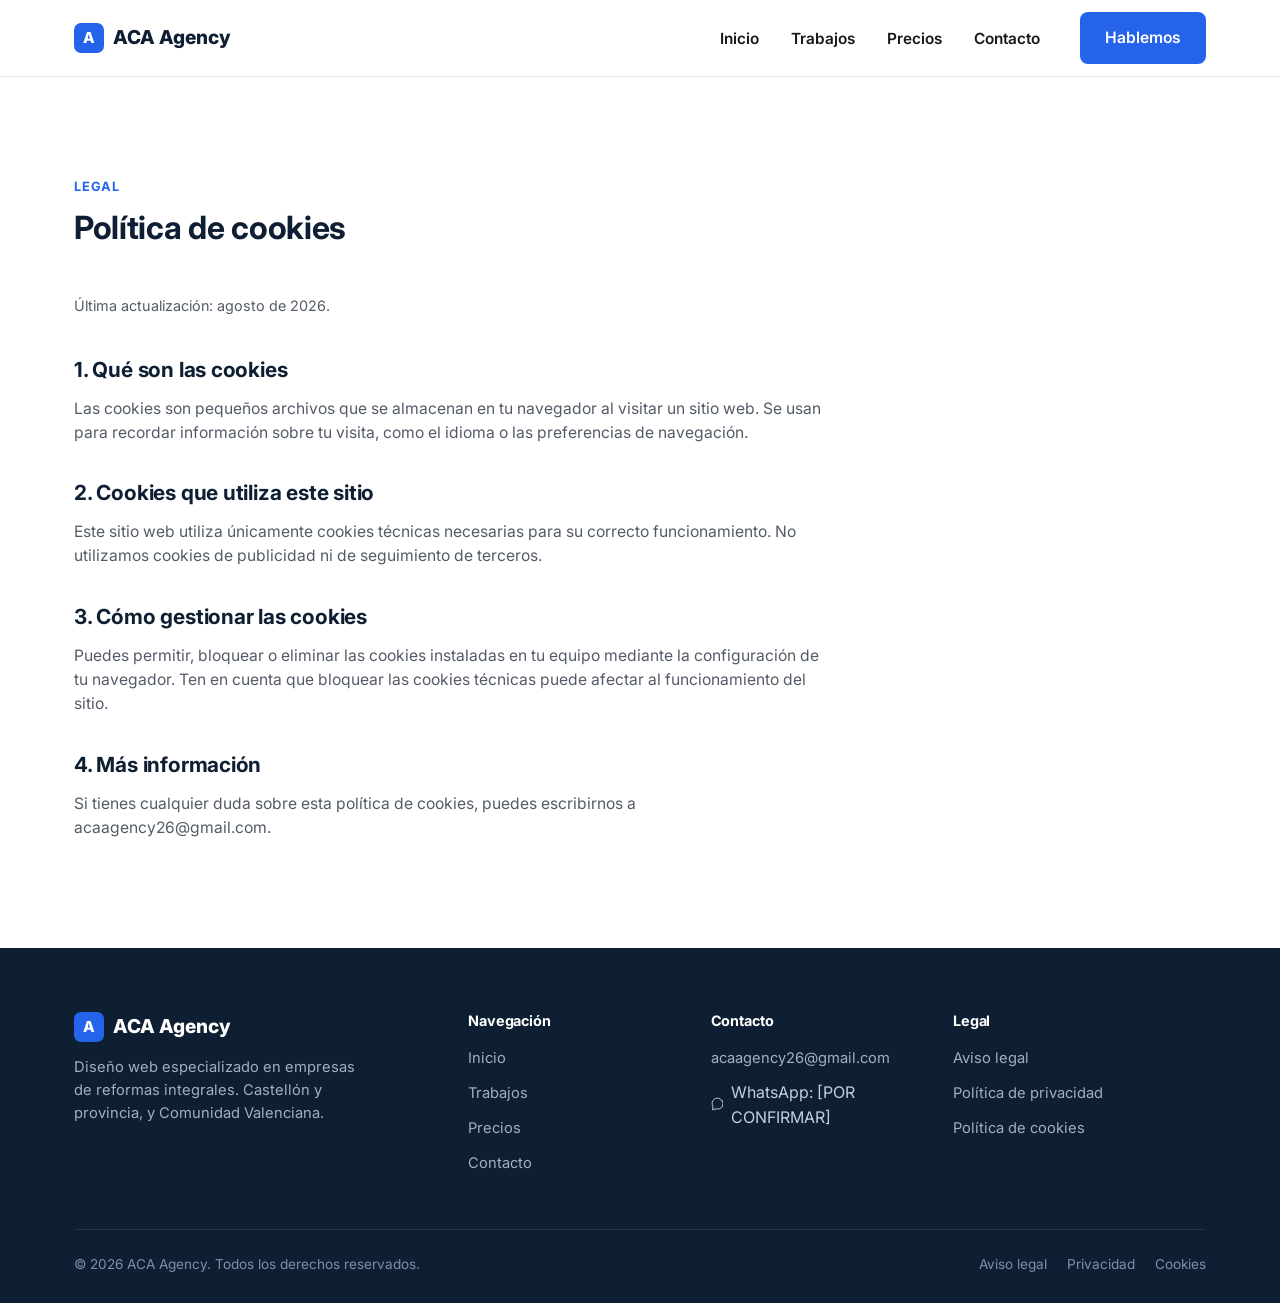
<file: cookies.html>
<!DOCTYPE html>
<html lang="es">
<head>
<meta charset="UTF-8">
<meta name="viewport" content="width=device-width, initial-scale=1.0">
<title>Política de cookies | ACA Agency</title>
<meta name="description" content="Política de cookies de ACA Agency, diseño web para empresas de reformas en Castellón.">
<link rel="canonical" href="https://acaagency.es/cookies.html">
<meta name="robots" content="noindex">

<meta property="og:type" content="website">
<meta property="og:title" content="Política de cookies | ACA Agency">
<meta property="og:description" content="Política de cookies de ACA Agency, diseño web para empresas de reformas en Castellón.">
<meta property="og:image" content="https://acaagency.es/img/og-image.png">
<meta property="og:url" content="https://acaagency.es/cookies.html">
<meta property="og:locale" content="es_ES">
<meta name="twitter:card" content="summary_large_image">

<link rel="icon" href="/img/favicon.ico" sizes="any">
<link rel="icon" href="/img/favicon-32.png" type="image/png">
<link rel="apple-touch-icon" href="/img/apple-touch-icon.png">
<link rel="preconnect" href="https://fonts.googleapis.com">
<link rel="preconnect" href="https://fonts.gstatic.com" crossorigin>
<link href="https://fonts.googleapis.com/css2?family=Inter:wght@400;500;600;700;800&display=swap" rel="stylesheet">
<link rel="stylesheet" href="/css/style.css">
</head>
<body>

<header class="site-header">
  <div class="container">
    <a href="/index.html" class="logo">
      <span class="logo-mark">A</span>
      ACA Agency
    </a>
    <nav class="main-nav">
      <ul class="nav-links">
        <li><a href="/index.html">Inicio</a></li>
        <li><a href="/trabajos.html">Trabajos</a></li>
        <li><a href="/precios.html">Precios</a></li>
        <li><a href="/contacto.html">Contacto</a></li>
      </ul>
      <a href="/contacto.html" class="btn btn-primary">Hablemos</a>
    </nav>
    <button class="nav-toggle" aria-label="Abrir menú" aria-expanded="false">
      <svg class="icon-menu" viewBox="0 0 24 24" fill="none" stroke="currentColor" stroke-width="2" stroke-linecap="round"><line x1="3" y1="6" x2="21" y2="6"/><line x1="3" y1="12" x2="21" y2="12"/><line x1="3" y1="18" x2="21" y2="18"/></svg>
      <svg class="icon-close" viewBox="0 0 24 24" fill="none" stroke="currentColor" stroke-width="2" stroke-linecap="round"><line x1="6" y1="6" x2="18" y2="18"/><line x1="6" y1="18" x2="18" y2="6"/></svg>
    </button>
  </div>
</header>

<main>
  <section class="section">
    <div class="container">
      <div class="section-head">
        <span class="eyebrow">Legal</span>
        <h2>Política de cookies</h2>
      </div>
      <div class="legal-content">
        <p class="updated">Última actualización: agosto de 2026.</p>

        <h2>1. Qué son las cookies</h2>
        <p>Las cookies son pequeños archivos que se almacenan en tu navegador al visitar un sitio web. Se usan para recordar información sobre tu visita, como el idioma o las preferencias de navegación.</p>

        <h2>2. Cookies que utiliza este sitio</h2>
        <p>Este sitio web utiliza únicamente cookies técnicas necesarias para su correcto funcionamiento. No utilizamos cookies de publicidad ni de seguimiento de terceros.</p>

        <h2>3. Cómo gestionar las cookies</h2>
        <p>Puedes permitir, bloquear o eliminar las cookies instaladas en tu equipo mediante la configuración de tu navegador. Ten en cuenta que bloquear las cookies técnicas puede afectar al funcionamiento del sitio.</p>

        <h2>4. Más información</h2>
        <p>Si tienes cualquier duda sobre esta política de cookies, puedes escribirnos a acaagency26@gmail.com.</p>
      </div>
    </div>
  </section>
</main>

<footer class="site-footer">
  <div class="container">
    <div class="footer-top">
      <div class="footer-brand">
        <a href="/index.html" class="logo">
          <span class="logo-mark">A</span>
          ACA Agency
        </a>
        <p>Diseño web especializado en empresas de reformas integrales. Castellón y provincia, y Comunidad Valenciana.</p>
      </div>
      <div class="footer-col">
        <h4>Navegación</h4>
        <ul>
          <li><a href="/index.html">Inicio</a></li>
          <li><a href="/trabajos.html">Trabajos</a></li>
          <li><a href="/precios.html">Precios</a></li>
          <li><a href="/contacto.html">Contacto</a></li>
        </ul>
      </div>
      <div class="footer-col">
        <h4>Contacto</h4>
        <ul>
          <li><a href="mailto:acaagency26@gmail.com">acaagency26@gmail.com</a></li>
          <li><span class="footer-whatsapp">
            <svg viewBox="0 0 24 24" fill="none" stroke="currentColor" stroke-width="1.8" stroke-linecap="round" stroke-linejoin="round"><path d="M20.5 3.5a10 10 0 0 0-16.8 10.9L3 21l6.8-1.7A10 10 0 0 0 20.5 3.5z"/></svg>
            WhatsApp: [POR CONFIRMAR]
          </span></li>
        </ul>
      </div>
      <div class="footer-col">
        <h4>Legal</h4>
        <ul>
          <li><a href="/aviso-legal.html">Aviso legal</a></li>
          <li><a href="/privacidad.html">Política de privacidad</a></li>
          <li><a href="/cookies.html">Política de cookies</a></li>
        </ul>
      </div>
    </div>
    <div class="footer-bottom">
      <span>© <span data-year>2026</span> ACA Agency. Todos los derechos reservados.</span>
      <div class="footer-legal">
        <a href="/aviso-legal.html">Aviso legal</a>
        <a href="/privacidad.html">Privacidad</a>
        <a href="/cookies.html">Cookies</a>
      </div>
    </div>
  </div>
</footer>

<script src="/js/main.js"></script>
</body>
</html>
</file>
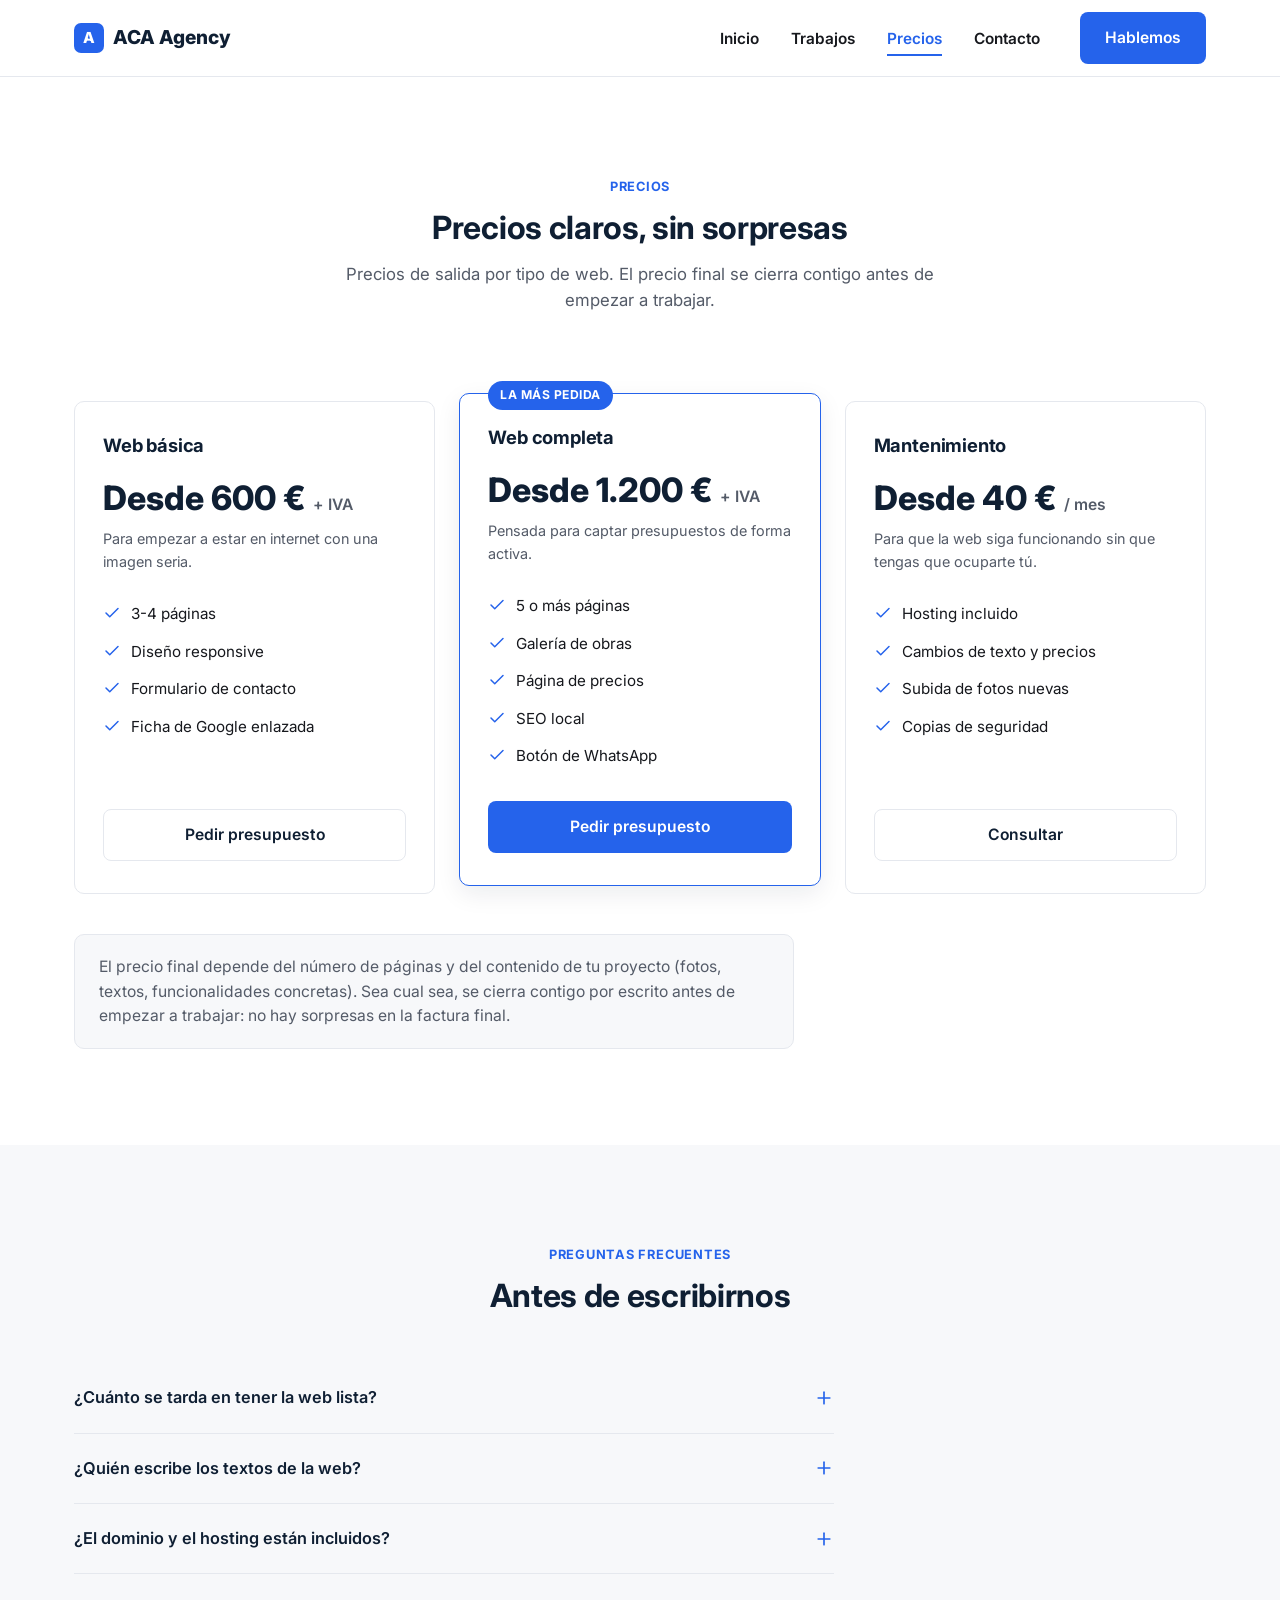
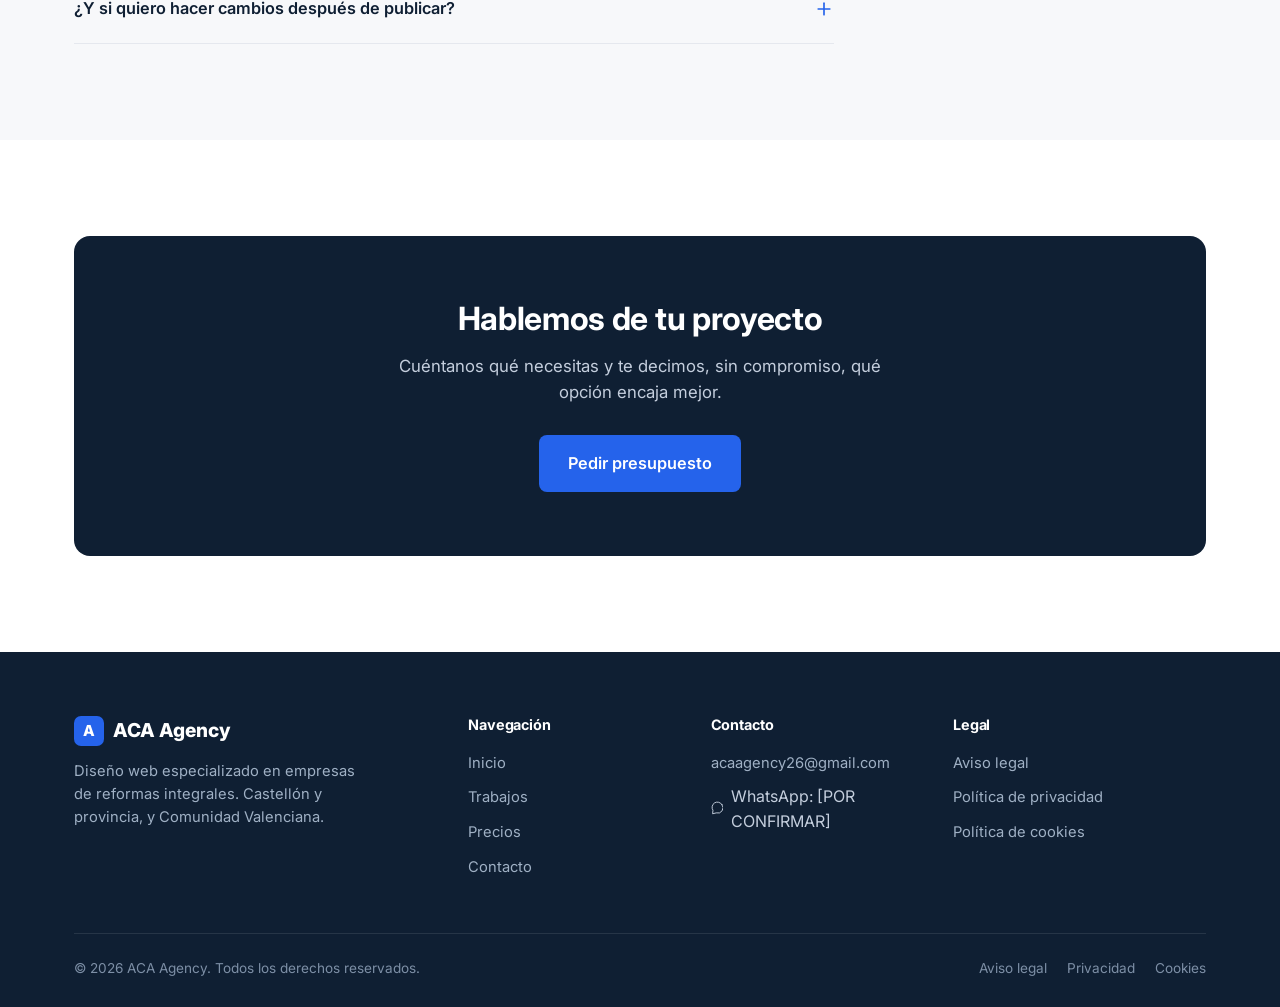
<file: precios.html>
<!DOCTYPE html>
<html lang="es">
<head>
<meta charset="UTF-8">
<meta name="viewport" content="width=device-width, initial-scale=1.0">
<title>Precios — Diseño web para empresas de reformas | ACA Agency</title>
<meta name="description" content="Precios cerrados de diseño web para empresas de reformas en Castellón: web básica desde 600 €, web completa desde 1.200 € y mantenimiento desde 40 €/mes.">
<link rel="canonical" href="https://acaagency.es/precios.html">

<meta property="og:type" content="website">
<meta property="og:title" content="Precios — Diseño web para empresas de reformas | ACA Agency">
<meta property="og:description" content="Precios cerrados y publicados: web básica desde 600 €, web completa desde 1.200 €, mantenimiento desde 40 €/mes.">
<meta property="og:image" content="https://acaagency.es/img/og-image.png">
<meta property="og:url" content="https://acaagency.es/precios.html">
<meta property="og:locale" content="es_ES">
<meta name="twitter:card" content="summary_large_image">

<link rel="icon" href="/img/favicon.ico" sizes="any">
<link rel="icon" href="/img/favicon-32.png" type="image/png">
<link rel="apple-touch-icon" href="/img/apple-touch-icon.png">
<link rel="preconnect" href="https://fonts.googleapis.com">
<link rel="preconnect" href="https://fonts.gstatic.com" crossorigin>
<link href="https://fonts.googleapis.com/css2?family=Inter:wght@400;500;600;700;800&display=swap" rel="stylesheet">
<link rel="stylesheet" href="/css/style.css">
</head>
<body>

<header class="site-header">
  <div class="container">
    <a href="/index.html" class="logo">
      <span class="logo-mark">A</span>
      ACA Agency
    </a>
    <nav class="main-nav">
      <ul class="nav-links">
        <li><a href="/index.html">Inicio</a></li>
        <li><a href="/trabajos.html">Trabajos</a></li>
        <li><a href="/precios.html" aria-current="page">Precios</a></li>
        <li><a href="/contacto.html">Contacto</a></li>
      </ul>
      <a href="/contacto.html" class="btn btn-primary">Hablemos</a>
    </nav>
    <button class="nav-toggle" aria-label="Abrir menú" aria-expanded="false">
      <svg class="icon-menu" viewBox="0 0 24 24" fill="none" stroke="currentColor" stroke-width="2" stroke-linecap="round"><line x1="3" y1="6" x2="21" y2="6"/><line x1="3" y1="12" x2="21" y2="12"/><line x1="3" y1="18" x2="21" y2="18"/></svg>
      <svg class="icon-close" viewBox="0 0 24 24" fill="none" stroke="currentColor" stroke-width="2" stroke-linecap="round"><line x1="6" y1="6" x2="18" y2="18"/><line x1="6" y1="18" x2="18" y2="6"/></svg>
    </button>
  </div>
</header>

<main>

  <section class="section" style="padding-bottom: 40px;">
    <div class="container">
      <div class="section-head center">
        <span class="eyebrow">Precios</span>
        <h2>Precios claros, sin sorpresas</h2>
        <p>Precios de salida por tipo de web. El precio final se cierra contigo antes de empezar a trabajar.</p>
      </div>
    </div>
  </section>

  <section class="section" style="padding-top: 0;">
    <div class="container">
      <div class="pricing-grid">

        <div class="price-card">
          <h3>Web básica</h3>
          <div class="price">Desde 600 € <span>+ IVA</span></div>
          <p class="price-desc">Para empezar a estar en internet con una imagen seria.</p>
          <ul class="price-list">
            <li><svg viewBox="0 0 24 24" fill="none" stroke="currentColor" stroke-width="2" stroke-linecap="round" stroke-linejoin="round"><polyline points="20 6 9 17 4 12"/></svg> 3-4 páginas</li>
            <li><svg viewBox="0 0 24 24" fill="none" stroke="currentColor" stroke-width="2" stroke-linecap="round" stroke-linejoin="round"><polyline points="20 6 9 17 4 12"/></svg> Diseño responsive</li>
            <li><svg viewBox="0 0 24 24" fill="none" stroke="currentColor" stroke-width="2" stroke-linecap="round" stroke-linejoin="round"><polyline points="20 6 9 17 4 12"/></svg> Formulario de contacto</li>
            <li><svg viewBox="0 0 24 24" fill="none" stroke="currentColor" stroke-width="2" stroke-linecap="round" stroke-linejoin="round"><polyline points="20 6 9 17 4 12"/></svg> Ficha de Google enlazada</li>
          </ul>
          <a href="/contacto.html" class="btn btn-outline btn-block">Pedir presupuesto</a>
        </div>

        <div class="price-card price-card--featured">
          <span class="price-badge">La más pedida</span>
          <h3>Web completa</h3>
          <div class="price">Desde 1.200 € <span>+ IVA</span></div>
          <p class="price-desc">Pensada para captar presupuestos de forma activa.</p>
          <ul class="price-list">
            <li><svg viewBox="0 0 24 24" fill="none" stroke="currentColor" stroke-width="2" stroke-linecap="round" stroke-linejoin="round"><polyline points="20 6 9 17 4 12"/></svg> 5 o más páginas</li>
            <li><svg viewBox="0 0 24 24" fill="none" stroke="currentColor" stroke-width="2" stroke-linecap="round" stroke-linejoin="round"><polyline points="20 6 9 17 4 12"/></svg> Galería de obras</li>
            <li><svg viewBox="0 0 24 24" fill="none" stroke="currentColor" stroke-width="2" stroke-linecap="round" stroke-linejoin="round"><polyline points="20 6 9 17 4 12"/></svg> Página de precios</li>
            <li><svg viewBox="0 0 24 24" fill="none" stroke="currentColor" stroke-width="2" stroke-linecap="round" stroke-linejoin="round"><polyline points="20 6 9 17 4 12"/></svg> SEO local</li>
            <li><svg viewBox="0 0 24 24" fill="none" stroke="currentColor" stroke-width="2" stroke-linecap="round" stroke-linejoin="round"><polyline points="20 6 9 17 4 12"/></svg> Botón de WhatsApp</li>
          </ul>
          <a href="/contacto.html" class="btn btn-primary btn-block">Pedir presupuesto</a>
        </div>

        <div class="price-card">
          <h3>Mantenimiento</h3>
          <div class="price">Desde 40 € <span>/ mes</span></div>
          <p class="price-desc">Para que la web siga funcionando sin que tengas que ocuparte tú.</p>
          <ul class="price-list">
            <li><svg viewBox="0 0 24 24" fill="none" stroke="currentColor" stroke-width="2" stroke-linecap="round" stroke-linejoin="round"><polyline points="20 6 9 17 4 12"/></svg> Hosting incluido</li>
            <li><svg viewBox="0 0 24 24" fill="none" stroke="currentColor" stroke-width="2" stroke-linecap="round" stroke-linejoin="round"><polyline points="20 6 9 17 4 12"/></svg> Cambios de texto y precios</li>
            <li><svg viewBox="0 0 24 24" fill="none" stroke="currentColor" stroke-width="2" stroke-linecap="round" stroke-linejoin="round"><polyline points="20 6 9 17 4 12"/></svg> Subida de fotos nuevas</li>
            <li><svg viewBox="0 0 24 24" fill="none" stroke="currentColor" stroke-width="2" stroke-linecap="round" stroke-linejoin="round"><polyline points="20 6 9 17 4 12"/></svg> Copias de seguridad</li>
          </ul>
          <a href="/contacto.html" class="btn btn-outline btn-block">Consultar</a>
        </div>

      </div>

      <p class="pricing-note">El precio final depende del número de páginas y del contenido de tu proyecto (fotos, textos, funcionalidades concretas). Sea cual sea, se cierra contigo por escrito antes de empezar a trabajar: no hay sorpresas en la factura final.</p>
    </div>
  </section>

  <section class="section section--alt">
    <div class="container">
      <div class="section-head center">
        <span class="eyebrow">Preguntas frecuentes</span>
        <h2>Antes de escribirnos</h2>
      </div>
      <div class="faq-list">
        <details class="faq-item">
          <summary class="faq-question">
            ¿Cuánto se tarda en tener la web lista?
            <svg viewBox="0 0 24 24" fill="none" stroke="currentColor" stroke-width="2" stroke-linecap="round" stroke-linejoin="round"><line x1="12" y1="5" x2="12" y2="19"/><line x1="5" y1="12" x2="19" y2="12"/></svg>
          </summary>
          <div class="faq-answer">Dos semanas desde que aprobamos la propuesta visual y recibimos el contenido (fotos y textos). Si el contenido tarda en llegar, el plazo se ajusta en consecuencia.</div>
        </details>
        <details class="faq-item">
          <summary class="faq-question">
            ¿Quién escribe los textos de la web?
            <svg viewBox="0 0 24 24" fill="none" stroke="currentColor" stroke-width="2" stroke-linecap="round" stroke-linejoin="round"><line x1="12" y1="5" x2="12" y2="19"/><line x1="5" y1="12" x2="19" y2="12"/></svg>
          </summary>
          <div class="faq-answer">Nosotros redactamos los textos a partir de la información que nos das sobre tu empresa, tus servicios y tus obras. Tú los revisas y apruebas antes de publicar.</div>
        </details>
        <details class="faq-item">
          <summary class="faq-question">
            ¿El dominio y el hosting están incluidos?
            <svg viewBox="0 0 24 24" fill="none" stroke="currentColor" stroke-width="2" stroke-linecap="round" stroke-linejoin="round"><line x1="12" y1="5" x2="12" y2="19"/><line x1="5" y1="12" x2="19" y2="12"/></svg>
          </summary>
          <div class="faq-answer">El hosting está incluido en el plan de mantenimiento mensual. El dominio se registra a tu nombre; te ayudamos a comprarlo si no tienes uno.</div>
        </details>
        <details class="faq-item">
          <summary class="faq-question">
            ¿Y si quiero hacer cambios después de publicar?
            <svg viewBox="0 0 24 24" fill="none" stroke="currentColor" stroke-width="2" stroke-linecap="round" stroke-linejoin="round"><line x1="12" y1="5" x2="12" y2="19"/><line x1="5" y1="12" x2="19" y2="12"/></svg>
          </summary>
          <div class="faq-answer">Con el mantenimiento mensual, los cambios de texto, precios y fotos nuevas están incluidos. Si prefieres no tener mantenimiento, también podemos presupuestar cambios puntuales.</div>
        </details>
      </div>
    </div>
  </section>

  <section class="section">
    <div class="container">
      <div class="cta-block">
        <h2>Hablemos de tu proyecto</h2>
        <p>Cuéntanos qué necesitas y te decimos, sin compromiso, qué opción encaja mejor.</p>
        <div class="cta-actions">
          <a href="/contacto.html" class="btn btn-primary btn-lg">Pedir presupuesto</a>
        </div>
      </div>
    </div>
  </section>

</main>

<footer class="site-footer">
  <div class="container">
    <div class="footer-top">
      <div class="footer-brand">
        <a href="/index.html" class="logo">
          <span class="logo-mark">A</span>
          ACA Agency
        </a>
        <p>Diseño web especializado en empresas de reformas integrales. Castellón y provincia, y Comunidad Valenciana.</p>
      </div>
      <div class="footer-col">
        <h4>Navegación</h4>
        <ul>
          <li><a href="/index.html">Inicio</a></li>
          <li><a href="/trabajos.html">Trabajos</a></li>
          <li><a href="/precios.html">Precios</a></li>
          <li><a href="/contacto.html">Contacto</a></li>
        </ul>
      </div>
      <div class="footer-col">
        <h4>Contacto</h4>
        <ul>
          <li><a href="mailto:acaagency26@gmail.com">acaagency26@gmail.com</a></li>
          <li><span class="footer-whatsapp">
            <svg viewBox="0 0 24 24" fill="none" stroke="currentColor" stroke-width="1.8" stroke-linecap="round" stroke-linejoin="round"><path d="M20.5 3.5a10 10 0 0 0-16.8 10.9L3 21l6.8-1.7A10 10 0 0 0 20.5 3.5z"/></svg>
            WhatsApp: [POR CONFIRMAR]
          </span></li>
        </ul>
      </div>
      <div class="footer-col">
        <h4>Legal</h4>
        <ul>
          <li><a href="/aviso-legal.html">Aviso legal</a></li>
          <li><a href="/privacidad.html">Política de privacidad</a></li>
          <li><a href="/cookies.html">Política de cookies</a></li>
        </ul>
      </div>
    </div>
    <div class="footer-bottom">
      <span>© <span data-year>2026</span> ACA Agency. Todos los derechos reservados.</span>
      <div class="footer-legal">
        <a href="/aviso-legal.html">Aviso legal</a>
        <a href="/privacidad.html">Privacidad</a>
        <a href="/cookies.html">Cookies</a>
      </div>
    </div>
  </div>
</footer>

<script src="/js/main.js"></script>
</body>
</html>
</file>
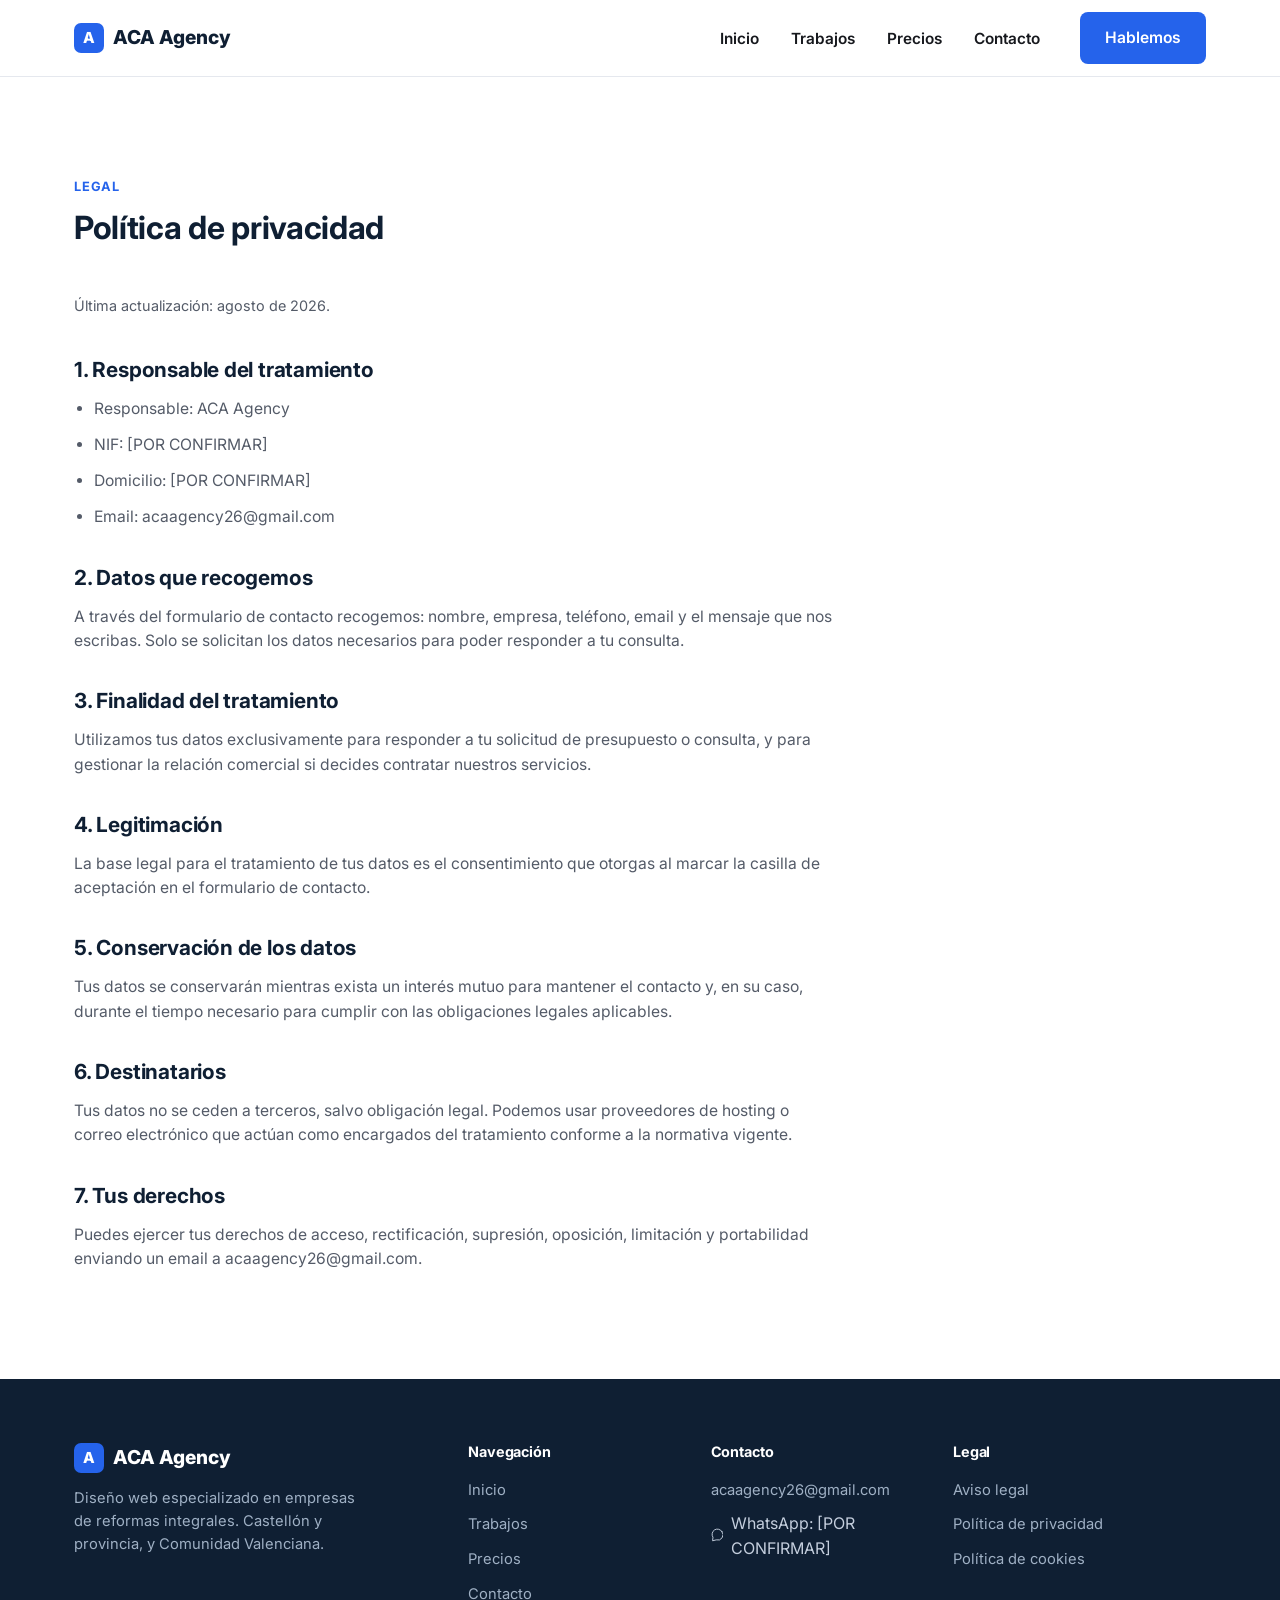
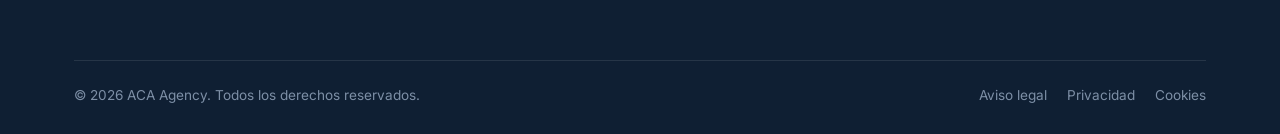
<file: privacidad.html>
<!DOCTYPE html>
<html lang="es">
<head>
<meta charset="UTF-8">
<meta name="viewport" content="width=device-width, initial-scale=1.0">
<title>Política de privacidad | ACA Agency</title>
<meta name="description" content="Política de privacidad de ACA Agency, diseño web para empresas de reformas en Castellón.">
<link rel="canonical" href="https://acaagency.es/privacidad.html">
<meta name="robots" content="noindex">

<meta property="og:type" content="website">
<meta property="og:title" content="Política de privacidad | ACA Agency">
<meta property="og:description" content="Política de privacidad de ACA Agency, diseño web para empresas de reformas en Castellón.">
<meta property="og:image" content="https://acaagency.es/img/og-image.png">
<meta property="og:url" content="https://acaagency.es/privacidad.html">
<meta property="og:locale" content="es_ES">
<meta name="twitter:card" content="summary_large_image">

<link rel="icon" href="/img/favicon.ico" sizes="any">
<link rel="icon" href="/img/favicon-32.png" type="image/png">
<link rel="apple-touch-icon" href="/img/apple-touch-icon.png">
<link rel="preconnect" href="https://fonts.googleapis.com">
<link rel="preconnect" href="https://fonts.gstatic.com" crossorigin>
<link href="https://fonts.googleapis.com/css2?family=Inter:wght@400;500;600;700;800&display=swap" rel="stylesheet">
<link rel="stylesheet" href="/css/style.css">
</head>
<body>

<header class="site-header">
  <div class="container">
    <a href="/index.html" class="logo">
      <span class="logo-mark">A</span>
      ACA Agency
    </a>
    <nav class="main-nav">
      <ul class="nav-links">
        <li><a href="/index.html">Inicio</a></li>
        <li><a href="/trabajos.html">Trabajos</a></li>
        <li><a href="/precios.html">Precios</a></li>
        <li><a href="/contacto.html">Contacto</a></li>
      </ul>
      <a href="/contacto.html" class="btn btn-primary">Hablemos</a>
    </nav>
    <button class="nav-toggle" aria-label="Abrir menú" aria-expanded="false">
      <svg class="icon-menu" viewBox="0 0 24 24" fill="none" stroke="currentColor" stroke-width="2" stroke-linecap="round"><line x1="3" y1="6" x2="21" y2="6"/><line x1="3" y1="12" x2="21" y2="12"/><line x1="3" y1="18" x2="21" y2="18"/></svg>
      <svg class="icon-close" viewBox="0 0 24 24" fill="none" stroke="currentColor" stroke-width="2" stroke-linecap="round"><line x1="6" y1="6" x2="18" y2="18"/><line x1="6" y1="18" x2="18" y2="6"/></svg>
    </button>
  </div>
</header>

<main>
  <section class="section">
    <div class="container">
      <div class="section-head">
        <span class="eyebrow">Legal</span>
        <h2>Política de privacidad</h2>
      </div>
      <div class="legal-content">
        <p class="updated">Última actualización: agosto de 2026.</p>

        <h2>1. Responsable del tratamiento</h2>
        <ul>
          <li>Responsable: ACA Agency</li>
          <li>NIF: [POR CONFIRMAR]</li>
          <li>Domicilio: [POR CONFIRMAR]</li>
          <li>Email: acaagency26@gmail.com</li>
        </ul>

        <h2>2. Datos que recogemos</h2>
        <p>A través del formulario de contacto recogemos: nombre, empresa, teléfono, email y el mensaje que nos escribas. Solo se solicitan los datos necesarios para poder responder a tu consulta.</p>

        <h2>3. Finalidad del tratamiento</h2>
        <p>Utilizamos tus datos exclusivamente para responder a tu solicitud de presupuesto o consulta, y para gestionar la relación comercial si decides contratar nuestros servicios.</p>

        <h2>4. Legitimación</h2>
        <p>La base legal para el tratamiento de tus datos es el consentimiento que otorgas al marcar la casilla de aceptación en el formulario de contacto.</p>

        <h2>5. Conservación de los datos</h2>
        <p>Tus datos se conservarán mientras exista un interés mutuo para mantener el contacto y, en su caso, durante el tiempo necesario para cumplir con las obligaciones legales aplicables.</p>

        <h2>6. Destinatarios</h2>
        <p>Tus datos no se ceden a terceros, salvo obligación legal. Podemos usar proveedores de hosting o correo electrónico que actúan como encargados del tratamiento conforme a la normativa vigente.</p>

        <h2>7. Tus derechos</h2>
        <p>Puedes ejercer tus derechos de acceso, rectificación, supresión, oposición, limitación y portabilidad enviando un email a acaagency26@gmail.com.</p>
      </div>
    </div>
  </section>
</main>

<footer class="site-footer">
  <div class="container">
    <div class="footer-top">
      <div class="footer-brand">
        <a href="/index.html" class="logo">
          <span class="logo-mark">A</span>
          ACA Agency
        </a>
        <p>Diseño web especializado en empresas de reformas integrales. Castellón y provincia, y Comunidad Valenciana.</p>
      </div>
      <div class="footer-col">
        <h4>Navegación</h4>
        <ul>
          <li><a href="/index.html">Inicio</a></li>
          <li><a href="/trabajos.html">Trabajos</a></li>
          <li><a href="/precios.html">Precios</a></li>
          <li><a href="/contacto.html">Contacto</a></li>
        </ul>
      </div>
      <div class="footer-col">
        <h4>Contacto</h4>
        <ul>
          <li><a href="mailto:acaagency26@gmail.com">acaagency26@gmail.com</a></li>
          <li><span class="footer-whatsapp">
            <svg viewBox="0 0 24 24" fill="none" stroke="currentColor" stroke-width="1.8" stroke-linecap="round" stroke-linejoin="round"><path d="M20.5 3.5a10 10 0 0 0-16.8 10.9L3 21l6.8-1.7A10 10 0 0 0 20.5 3.5z"/></svg>
            WhatsApp: [POR CONFIRMAR]
          </span></li>
        </ul>
      </div>
      <div class="footer-col">
        <h4>Legal</h4>
        <ul>
          <li><a href="/aviso-legal.html">Aviso legal</a></li>
          <li><a href="/privacidad.html">Política de privacidad</a></li>
          <li><a href="/cookies.html">Política de cookies</a></li>
        </ul>
      </div>
    </div>
    <div class="footer-bottom">
      <span>© <span data-year>2026</span> ACA Agency. Todos los derechos reservados.</span>
      <div class="footer-legal">
        <a href="/aviso-legal.html">Aviso legal</a>
        <a href="/privacidad.html">Privacidad</a>
        <a href="/cookies.html">Cookies</a>
      </div>
    </div>
  </div>
</footer>

<script src="/js/main.js"></script>
</body>
</html>
</file>
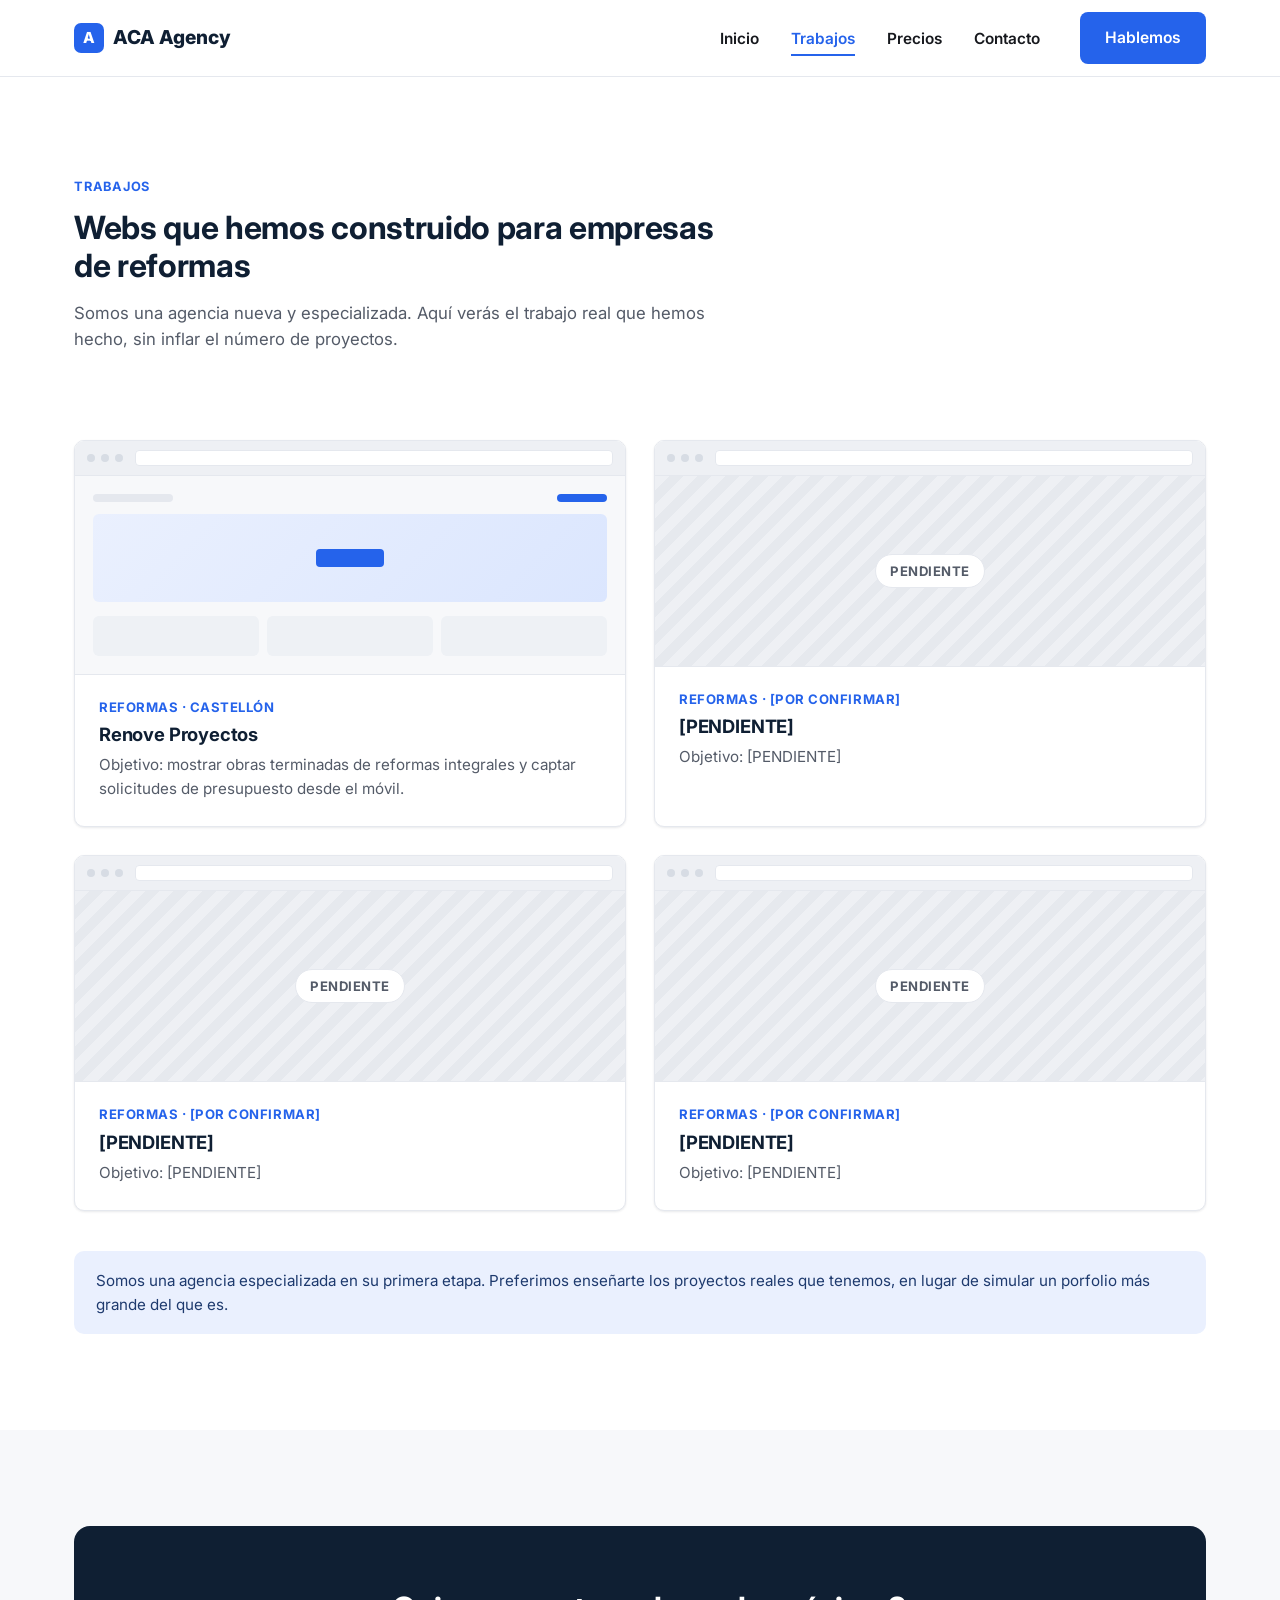
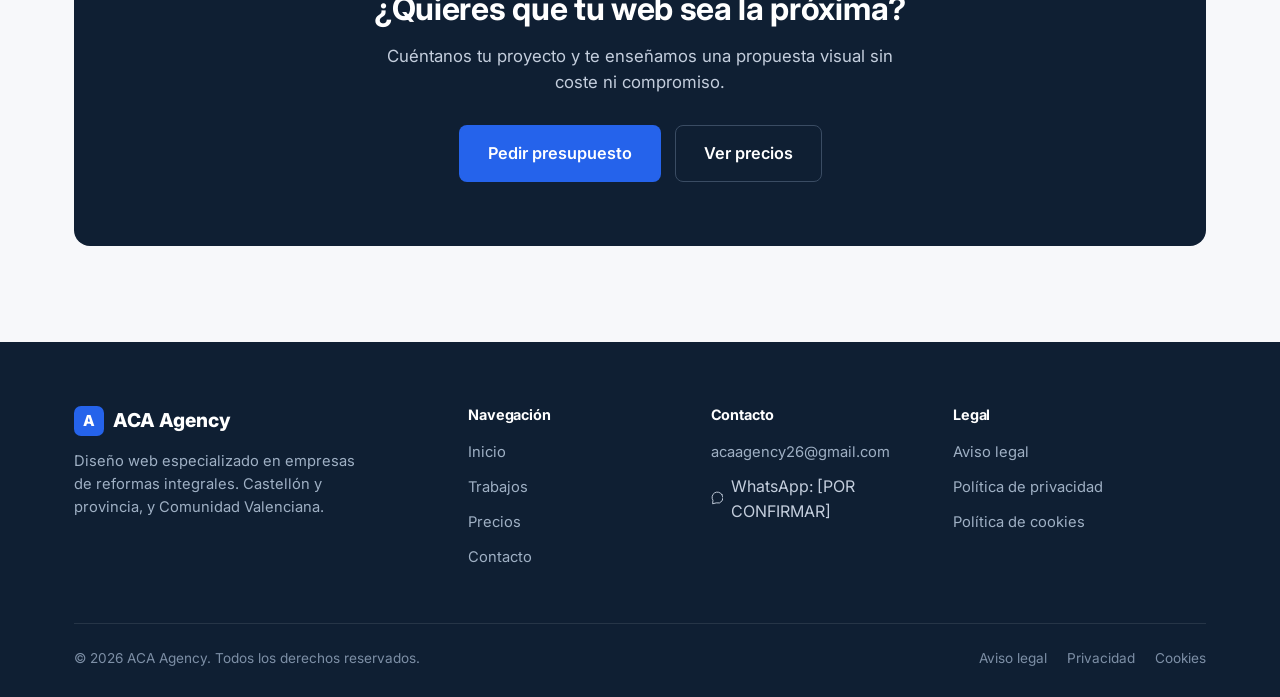
<file: trabajos.html>
<!DOCTYPE html>
<html lang="es">
<head>
<meta charset="UTF-8">
<meta name="viewport" content="width=device-width, initial-scale=1.0">
<title>Trabajos — Webs para empresas de reformas | ACA Agency</title>
<meta name="description" content="Proyectos de diseño web para empresas de reformas en Castellón. Ejemplos reales del tipo de web que construimos para mostrar obras y captar presupuestos.">
<link rel="canonical" href="https://acaagency.es/trabajos.html">

<meta property="og:type" content="website">
<meta property="og:title" content="Trabajos — Webs para empresas de reformas | ACA Agency">
<meta property="og:description" content="Proyectos de diseño web para empresas de reformas en Castellón y la Comunidad Valenciana.">
<meta property="og:image" content="https://acaagency.es/img/og-image.png">
<meta property="og:url" content="https://acaagency.es/trabajos.html">
<meta property="og:locale" content="es_ES">
<meta name="twitter:card" content="summary_large_image">

<link rel="icon" href="/img/favicon.ico" sizes="any">
<link rel="icon" href="/img/favicon-32.png" type="image/png">
<link rel="apple-touch-icon" href="/img/apple-touch-icon.png">
<link rel="preconnect" href="https://fonts.googleapis.com">
<link rel="preconnect" href="https://fonts.gstatic.com" crossorigin>
<link href="https://fonts.googleapis.com/css2?family=Inter:wght@400;500;600;700;800&display=swap" rel="stylesheet">
<link rel="stylesheet" href="/css/style.css">
</head>
<body>

<header class="site-header">
  <div class="container">
    <a href="/index.html" class="logo">
      <span class="logo-mark">A</span>
      ACA Agency
    </a>
    <nav class="main-nav">
      <ul class="nav-links">
        <li><a href="/index.html">Inicio</a></li>
        <li><a href="/trabajos.html" aria-current="page">Trabajos</a></li>
        <li><a href="/precios.html">Precios</a></li>
        <li><a href="/contacto.html">Contacto</a></li>
      </ul>
      <a href="/contacto.html" class="btn btn-primary">Hablemos</a>
    </nav>
    <button class="nav-toggle" aria-label="Abrir menú" aria-expanded="false">
      <svg class="icon-menu" viewBox="0 0 24 24" fill="none" stroke="currentColor" stroke-width="2" stroke-linecap="round"><line x1="3" y1="6" x2="21" y2="6"/><line x1="3" y1="12" x2="21" y2="12"/><line x1="3" y1="18" x2="21" y2="18"/></svg>
      <svg class="icon-close" viewBox="0 0 24 24" fill="none" stroke="currentColor" stroke-width="2" stroke-linecap="round"><line x1="6" y1="6" x2="18" y2="18"/><line x1="6" y1="18" x2="18" y2="6"/></svg>
    </button>
  </div>
</header>

<main>

  <section class="section" style="padding-bottom: 40px;">
    <div class="container">
      <div class="section-head">
        <span class="eyebrow">Trabajos</span>
        <h2>Webs que hemos construido para empresas de reformas</h2>
        <p>Somos una agencia nueva y especializada. Aquí verás el trabajo real que hemos hecho, sin inflar el número de proyectos.</p>
      </div>
    </div>
  </section>

  <section class="section" style="padding-top: 0;">
    <div class="container">
      <div class="work-grid">

        <!-- Proyecto real -->
        <article class="work-card">
          <div class="browser-frame">
            <div class="mockup-browserbar">
              <span class="mockup-dot"></span><span class="mockup-dot"></span><span class="mockup-dot"></span>
              <div class="browser-address"></div>
            </div>
            <div class="work-preview">
              <div class="mockup-nav">
                <div class="mockup-line" style="width:80px;"></div>
                <div class="mockup-line" style="width:50px; background:var(--accent);"></div>
              </div>
              <div class="mockup-hero-block">
                <div class="mockup-cta"></div>
              </div>
              <div class="mockup-grid">
                <div class="mockup-block"></div>
                <div class="mockup-block"></div>
                <div class="mockup-block"></div>
              </div>
            </div>
          </div>
          <div class="work-info">
            <span class="work-type">Reformas · Castellón</span>
            <h3>Renove Proyectos</h3>
            <p>Objetivo: mostrar obras terminadas de reformas integrales y captar solicitudes de presupuesto desde el móvil.</p>
          </div>
        </article>

        <!-- Pendientes -->
        <article class="work-card work-card--pending">
          <div class="browser-frame">
            <div class="mockup-browserbar">
              <span class="mockup-dot"></span><span class="mockup-dot"></span><span class="mockup-dot"></span>
              <div class="browser-address"></div>
            </div>
            <div class="work-preview">
              <span class="pending-tag">Pendiente</span>
            </div>
          </div>
          <div class="work-info">
            <span class="work-type">Reformas · [POR CONFIRMAR]</span>
            <h3>[PENDIENTE]</h3>
            <p>Objetivo: [PENDIENTE]</p>
          </div>
        </article>

        <article class="work-card work-card--pending">
          <div class="browser-frame">
            <div class="mockup-browserbar">
              <span class="mockup-dot"></span><span class="mockup-dot"></span><span class="mockup-dot"></span>
              <div class="browser-address"></div>
            </div>
            <div class="work-preview">
              <span class="pending-tag">Pendiente</span>
            </div>
          </div>
          <div class="work-info">
            <span class="work-type">Reformas · [POR CONFIRMAR]</span>
            <h3>[PENDIENTE]</h3>
            <p>Objetivo: [PENDIENTE]</p>
          </div>
        </article>

        <article class="work-card work-card--pending">
          <div class="browser-frame">
            <div class="mockup-browserbar">
              <span class="mockup-dot"></span><span class="mockup-dot"></span><span class="mockup-dot"></span>
              <div class="browser-address"></div>
            </div>
            <div class="work-preview">
              <span class="pending-tag">Pendiente</span>
            </div>
          </div>
          <div class="work-info">
            <span class="work-type">Reformas · [POR CONFIRMAR]</span>
            <h3>[PENDIENTE]</h3>
            <p>Objetivo: [PENDIENTE]</p>
          </div>
        </article>

      </div>

      <p class="work-note">Somos una agencia especializada en su primera etapa. Preferimos enseñarte los proyectos reales que tenemos, en lugar de simular un porfolio más grande del que es.</p>
    </div>
  </section>

  <section class="section section--alt">
    <div class="container">
      <div class="cta-block">
        <h2>¿Quieres que tu web sea la próxima?</h2>
        <p>Cuéntanos tu proyecto y te enseñamos una propuesta visual sin coste ni compromiso.</p>
        <div class="cta-actions">
          <a href="/contacto.html" class="btn btn-primary btn-lg">Pedir presupuesto</a>
          <a href="/precios.html" class="btn btn-outline btn-lg">Ver precios</a>
        </div>
      </div>
    </div>
  </section>

</main>

<footer class="site-footer">
  <div class="container">
    <div class="footer-top">
      <div class="footer-brand">
        <a href="/index.html" class="logo">
          <span class="logo-mark">A</span>
          ACA Agency
        </a>
        <p>Diseño web especializado en empresas de reformas integrales. Castellón y provincia, y Comunidad Valenciana.</p>
      </div>
      <div class="footer-col">
        <h4>Navegación</h4>
        <ul>
          <li><a href="/index.html">Inicio</a></li>
          <li><a href="/trabajos.html">Trabajos</a></li>
          <li><a href="/precios.html">Precios</a></li>
          <li><a href="/contacto.html">Contacto</a></li>
        </ul>
      </div>
      <div class="footer-col">
        <h4>Contacto</h4>
        <ul>
          <li><a href="mailto:acaagency26@gmail.com">acaagency26@gmail.com</a></li>
          <li><span class="footer-whatsapp">
            <svg viewBox="0 0 24 24" fill="none" stroke="currentColor" stroke-width="1.8" stroke-linecap="round" stroke-linejoin="round"><path d="M20.5 3.5a10 10 0 0 0-16.8 10.9L3 21l6.8-1.7A10 10 0 0 0 20.5 3.5z"/></svg>
            WhatsApp: [POR CONFIRMAR]
          </span></li>
        </ul>
      </div>
      <div class="footer-col">
        <h4>Legal</h4>
        <ul>
          <li><a href="/aviso-legal.html">Aviso legal</a></li>
          <li><a href="/privacidad.html">Política de privacidad</a></li>
          <li><a href="/cookies.html">Política de cookies</a></li>
        </ul>
      </div>
    </div>
    <div class="footer-bottom">
      <span>© <span data-year>2026</span> ACA Agency. Todos los derechos reservados.</span>
      <div class="footer-legal">
        <a href="/aviso-legal.html">Aviso legal</a>
        <a href="/privacidad.html">Privacidad</a>
        <a href="/cookies.html">Cookies</a>
      </div>
    </div>
  </div>
</footer>

<script src="/js/main.js"></script>
</body>
</html>
</file>
<file: css/style.css>
/* ACA Agency — hoja de estilos principal */

:root {
  --bg: #ffffff;
  --bg-alt: #f7f8fa;
  --text: #16181d;
  --text-muted: #545b68;
  --heading: #0f1f33;
  --accent: #2563eb;
  --accent-dark: #1d4ed8;
  --accent-soft: #eaf0fe;
  --border: #e5e8ee;
  --radius-sm: 8px;
  --radius-md: 10px;
  --shadow-sm: 0 1px 3px rgba(15, 31, 51, 0.06), 0 1px 2px rgba(15, 31, 51, 0.04);
  --shadow-md: 0 8px 24px rgba(15, 31, 51, 0.08);
  --container: 1180px;
  --font: "Inter", -apple-system, BlinkMacSystemFont, "Segoe UI", Roboto, Helvetica, Arial, sans-serif;
}

* {
  box-sizing: border-box;
}

html {
  scroll-behavior: smooth;
}

body {
  margin: 0;
  font-family: var(--font);
  color: var(--text);
  background: var(--bg);
  -webkit-font-smoothing: antialiased;
  line-height: 1.55;
}

img,
svg {
  max-width: 100%;
  display: block;
}

a {
  color: inherit;
  text-decoration: none;
}

ul {
  margin: 0;
  padding: 0;
  list-style: none;
}

h1,
h2,
h3,
h4 {
  color: var(--heading);
  margin: 0;
  line-height: 1.2;
  font-weight: 700;
  letter-spacing: -0.01em;
}

p {
  margin: 0;
}

.container {
  width: 100%;
  max-width: var(--container);
  margin: 0 auto;
  padding: 0 24px;
}

.section {
  padding: 96px 0;
}

.section--alt {
  background: var(--bg-alt);
}

.section--tight {
  padding: 72px 0;
}

.eyebrow {
  display: inline-block;
  font-size: 0.8rem;
  font-weight: 700;
  letter-spacing: 0.06em;
  text-transform: uppercase;
  color: var(--accent);
  margin-bottom: 12px;
}

.section-head {
  max-width: 640px;
  margin-bottom: 48px;
}

.section-head h2 {
  font-size: 2rem;
  margin-bottom: 14px;
}

.section-head p {
  color: var(--text-muted);
  font-size: 1.05rem;
}

.section-head.center {
  margin-left: auto;
  margin-right: auto;
  text-align: center;
}

/* Botones */

.btn {
  display: inline-flex;
  align-items: center;
  justify-content: center;
  gap: 8px;
  padding: 13px 24px;
  border-radius: var(--radius-sm);
  font-weight: 600;
  font-size: 0.98rem;
  border: 1px solid transparent;
  cursor: pointer;
  transition: background 0.15s ease, border-color 0.15s ease, color 0.15s ease, transform 0.1s ease;
  white-space: nowrap;
}

.btn:active {
  transform: translateY(1px);
}

.btn-primary {
  background: var(--accent);
  color: #fff;
}

.btn-primary:hover {
  background: var(--accent-dark);
}

.btn-outline {
  background: transparent;
  color: var(--heading);
  border-color: var(--border);
}

.btn-outline:hover {
  border-color: var(--accent);
  color: var(--accent);
}

.btn-block {
  width: 100%;
}

.btn-lg {
  padding: 15px 28px;
  font-size: 1.02rem;
}

/* Cabecera */

.site-header {
  position: sticky;
  top: 0;
  z-index: 100;
  background: #fff;
  border-bottom: 1px solid var(--border);
}

.site-header .container {
  display: flex;
  align-items: center;
  justify-content: space-between;
  height: 76px;
}

.logo {
  display: flex;
  align-items: center;
  gap: 9px;
  font-weight: 800;
  font-size: 1.2rem;
  color: var(--heading);
}

.logo .logo-mark {
  width: 30px;
  height: 30px;
  border-radius: 7px;
  background: var(--accent);
  color: #fff;
  display: flex;
  align-items: center;
  justify-content: center;
  font-size: 0.95rem;
  font-weight: 800;
}

.main-nav {
  display: flex;
  align-items: center;
  gap: 40px;
}

.nav-links {
  display: flex;
  gap: 32px;
}

.nav-links a {
  font-weight: 600;
  font-size: 0.96rem;
  color: var(--text);
  padding: 6px 0;
  border-bottom: 2px solid transparent;
  transition: color 0.15s ease, border-color 0.15s ease;
}

.nav-links a:hover,
.nav-links a[aria-current="page"] {
  color: var(--accent);
}

.nav-links a[aria-current="page"] {
  border-color: var(--accent);
}

.header-actions {
  display: flex;
  align-items: center;
  gap: 18px;
}

.nav-toggle {
  display: none;
  width: 40px;
  height: 40px;
  border-radius: 8px;
  border: 1px solid var(--border);
  background: #fff;
  align-items: center;
  justify-content: center;
  cursor: pointer;
}

.nav-toggle svg {
  width: 20px;
  height: 20px;
}

.icon-close {
  display: none;
}

.nav-toggle[aria-expanded="true"] .icon-menu {
  display: none;
}

.nav-toggle[aria-expanded="true"] .icon-close {
  display: block;
}

/* Hero */

.hero {
  padding: 76px 0 96px;
}

.hero .container {
  display: grid;
  grid-template-columns: 1.05fr 0.95fr;
  gap: 56px;
  align-items: center;
}

.hero h1 {
  font-size: 2.9rem;
  margin-bottom: 22px;
}

.hero .lead {
  font-size: 1.15rem;
  color: var(--text-muted);
  max-width: 500px;
  margin-bottom: 34px;
}

.hero-actions {
  display: flex;
  gap: 14px;
  flex-wrap: wrap;
}

.hero-badges {
  display: flex;
  flex-wrap: wrap;
  gap: 10px 22px;
  margin-top: 34px;
}

.hero-badge {
  display: flex;
  align-items: center;
  gap: 8px;
  font-size: 0.88rem;
  color: var(--text-muted);
  font-weight: 600;
}

.hero-badge svg {
  width: 16px;
  height: 16px;
  color: var(--accent);
  flex-shrink: 0;
}

/* Mockup ilustrativo del hero */

.mockup {
  position: relative;
  padding: 20px 10px 10px;
}

.mockup-laptop {
  background: #0f1f33;
  border-radius: 14px;
  padding: 14px 14px 44px;
  box-shadow: var(--shadow-md);
}

.mockup-screen {
  background: #fff;
  border-radius: 6px;
  overflow: hidden;
}

.mockup-browserbar {
  display: flex;
  align-items: center;
  gap: 6px;
  padding: 9px 12px;
  background: var(--bg-alt);
  border-bottom: 1px solid var(--border);
}

.mockup-dot {
  width: 8px;
  height: 8px;
  border-radius: 50%;
  background: #d7dce4;
}

.mockup-body {
  padding: 16px;
}

.mockup-nav {
  display: flex;
  justify-content: space-between;
  align-items: center;
  margin-bottom: 14px;
}

.mockup-line {
  height: 8px;
  border-radius: 4px;
  background: #e5e8ee;
}

.mockup-block {
  border-radius: 6px;
  background: var(--accent-soft);
}

.mockup-hero-block {
  height: 74px;
  border-radius: 6px;
  background: linear-gradient(135deg, var(--accent-soft), #dbe6fe);
  margin-bottom: 14px;
  display: flex;
  align-items: center;
  justify-content: center;
}

.mockup-hero-block .mockup-cta {
  width: 68px;
  height: 18px;
  border-radius: 4px;
  background: var(--accent);
}

.mockup-grid {
  display: grid;
  grid-template-columns: repeat(3, 1fr);
  gap: 8px;
}

.mockup-grid .mockup-block {
  height: 40px;
  background: #eef1f5;
}

.mockup-phone {
  position: absolute;
  right: -18px;
  bottom: -28px;
  width: 108px;
  background: #0f1f33;
  border-radius: 18px;
  padding: 8px;
  box-shadow: var(--shadow-md);
}

.mockup-phone .mockup-screen {
  border-radius: 10px;
}

.mockup-phone .mockup-body {
  padding: 10px 8px;
}

.mockup-phone .mockup-hero-block {
  height: 46px;
  margin-bottom: 8px;
}

.mockup-phone .mockup-line {
  margin-bottom: 6px;
}

/* Bloques de dos columnas de texto */

.split {
  display: grid;
  grid-template-columns: repeat(2, 1fr);
  gap: 40px;
}

.split p {
  color: var(--text-muted);
  font-size: 1.05rem;
}

.split p + p {
  margin-top: 0;
}

/* Grid de servicios / iconos */

.feature-grid {
  display: grid;
  grid-template-columns: repeat(3, 1fr);
  gap: 24px;
}

.feature-card {
  background: #fff;
  border: 1px solid var(--border);
  border-radius: var(--radius-md);
  padding: 28px 24px;
}

.feature-icon {
  width: 44px;
  height: 44px;
  border-radius: 9px;
  background: var(--accent-soft);
  color: var(--accent);
  display: flex;
  align-items: center;
  justify-content: center;
  margin-bottom: 18px;
}

.feature-icon svg {
  width: 22px;
  height: 22px;
}

.feature-card h3 {
  font-size: 1.08rem;
  margin-bottom: 8px;
}

.feature-card p {
  color: var(--text-muted);
  font-size: 0.96rem;
}

/* Pasos */

.steps {
  display: grid;
  grid-template-columns: repeat(4, 1fr);
  gap: 24px;
  counter-reset: step;
}

.step {
  position: relative;
  padding-top: 8px;
}

.step-number {
  width: 40px;
  height: 40px;
  border-radius: 50%;
  background: var(--heading);
  color: #fff;
  display: flex;
  align-items: center;
  justify-content: center;
  font-weight: 700;
  margin-bottom: 18px;
}

.step h3 {
  font-size: 1.02rem;
  margin-bottom: 8px;
}

.step p {
  color: var(--text-muted);
  font-size: 0.95rem;
}

/* CTA final */

.cta-block {
  background: var(--heading);
  border-radius: 16px;
  padding: 64px 48px;
  text-align: center;
  color: #fff;
}

.cta-block h2 {
  color: #fff;
  font-size: 2rem;
  margin-bottom: 14px;
}

.cta-block p {
  color: #c4cedd;
  font-size: 1.05rem;
  max-width: 520px;
  margin: 0 auto 30px;
}

.cta-actions {
  display: flex;
  gap: 14px;
  justify-content: center;
  flex-wrap: wrap;
}

.cta-block .btn-outline {
  border-color: #3a4c63;
  color: #fff;
}

.cta-block .btn-outline:hover {
  border-color: #fff;
}

/* Trabajos */

.work-grid {
  display: grid;
  grid-template-columns: repeat(2, 1fr);
  gap: 28px;
}

.work-card {
  background: #fff;
  border: 1px solid var(--border);
  border-radius: var(--radius-md);
  overflow: hidden;
  box-shadow: var(--shadow-sm);
}

.browser-frame {
  background: var(--bg-alt);
}

.browser-frame .mockup-browserbar {
  background: #eef0f4;
}

.browser-address {
  flex: 1;
  height: 16px;
  border-radius: 4px;
  background: #fff;
  border: 1px solid var(--border);
  margin-left: 6px;
}

.work-preview {
  padding: 18px;
  min-height: 190px;
}

.work-preview .mockup-nav {
  margin-bottom: 12px;
}

.work-preview .mockup-hero-block {
  height: 88px;
}

.work-card--pending .work-preview {
  display: flex;
  align-items: center;
  justify-content: center;
  background: repeating-linear-gradient(
    135deg,
    #eef0f4,
    #eef0f4 10px,
    #e6e9ee 10px,
    #e6e9ee 20px
  );
}

.pending-tag {
  background: #fff;
  border: 1px solid var(--border);
  color: var(--text-muted);
  font-size: 0.82rem;
  font-weight: 700;
  letter-spacing: 0.04em;
  text-transform: uppercase;
  padding: 6px 14px;
  border-radius: 20px;
}

.work-info {
  padding: 22px 24px 26px;
  border-top: 1px solid var(--border);
}

.work-info .work-type {
  display: block;
  font-size: 0.82rem;
  font-weight: 700;
  color: var(--accent);
  text-transform: uppercase;
  letter-spacing: 0.04em;
  margin-bottom: 6px;
}

.work-info h3 {
  font-size: 1.15rem;
  margin-bottom: 8px;
}

.work-info p {
  color: var(--text-muted);
  font-size: 0.95rem;
}

.work-note {
  margin-top: 40px;
  padding: 18px 22px;
  background: var(--accent-soft);
  border-radius: var(--radius-md);
  color: #1e3a6e;
  font-size: 0.95rem;
}

/* Precios */

.pricing-grid {
  display: grid;
  grid-template-columns: repeat(3, 1fr);
  gap: 24px;
  align-items: stretch;
}

.price-card {
  background: #fff;
  border: 1px solid var(--border);
  border-radius: var(--radius-md);
  padding: 32px 28px;
  display: flex;
  flex-direction: column;
}

.price-card--featured {
  border-color: var(--accent);
  box-shadow: var(--shadow-md);
  position: relative;
  transform: translateY(-8px);
}

.price-badge {
  position: absolute;
  top: -13px;
  left: 28px;
  background: var(--accent);
  color: #fff;
  font-size: 0.76rem;
  font-weight: 700;
  text-transform: uppercase;
  letter-spacing: 0.04em;
  padding: 5px 12px;
  border-radius: 20px;
}

.price-card h3 {
  font-size: 1.15rem;
  margin-bottom: 6px;
}

.price-card .price {
  font-size: 2.1rem;
  font-weight: 800;
  color: var(--heading);
  margin: 10px 0 4px;
}

.price-card .price span {
  font-size: 0.98rem;
  font-weight: 600;
  color: var(--text-muted);
}

.price-card .price-desc {
  color: var(--text-muted);
  font-size: 0.9rem;
  margin-bottom: 22px;
}

.price-list {
  margin-bottom: 26px;
  flex-grow: 1;
}

.price-list li {
  display: flex;
  align-items: flex-start;
  gap: 10px;
  padding: 7px 0;
  font-size: 0.95rem;
  color: var(--text);
}

.price-list svg {
  width: 18px;
  height: 18px;
  color: var(--accent);
  flex-shrink: 0;
  margin-top: 2px;
}

.pricing-note {
  margin-top: 40px;
  max-width: 720px;
  color: var(--text-muted);
  font-size: 0.98rem;
  background: var(--bg-alt);
  padding: 20px 24px;
  border-radius: var(--radius-md);
  border: 1px solid var(--border);
}

/* FAQ */

.faq-list {
  max-width: 760px;
}

.faq-item {
  border-bottom: 1px solid var(--border);
}

.faq-question {
  width: 100%;
  display: flex;
  align-items: center;
  justify-content: space-between;
  gap: 16px;
  background: none;
  border: none;
  text-align: left;
  padding: 22px 0;
  font-size: 1.02rem;
  font-weight: 600;
  color: var(--heading);
  cursor: pointer;
  font-family: inherit;
}

.faq-question svg {
  width: 20px;
  height: 20px;
  color: var(--accent);
  flex-shrink: 0;
  transition: transform 0.2s ease;
}

.faq-item[open] .faq-question svg {
  transform: rotate(45deg);
}

.faq-answer {
  padding: 0 0 22px;
  color: var(--text-muted);
  font-size: 0.98rem;
  max-width: 640px;
}

/* Contacto */

.contact-grid {
  display: grid;
  grid-template-columns: 1.1fr 0.9fr;
  gap: 48px;
}

.contact-form {
  background: #fff;
  border: 1px solid var(--border);
  border-radius: var(--radius-md);
  padding: 32px;
  box-shadow: var(--shadow-sm);
}

.form-row {
  display: grid;
  grid-template-columns: 1fr 1fr;
  gap: 18px;
}

.form-group {
  margin-bottom: 18px;
}

.form-group label {
  display: block;
  font-size: 0.9rem;
  font-weight: 600;
  color: var(--heading);
  margin-bottom: 7px;
}

.form-group input,
.form-group textarea {
  width: 100%;
  padding: 12px 14px;
  border: 1px solid var(--border);
  border-radius: var(--radius-sm);
  font-family: inherit;
  font-size: 0.96rem;
  color: var(--text);
  background: #fff;
  transition: border-color 0.15s ease, box-shadow 0.15s ease;
}

.form-group input:focus,
.form-group textarea:focus {
  outline: none;
  border-color: var(--accent);
  box-shadow: 0 0 0 3px var(--accent-soft);
}

.form-check {
  display: flex;
  align-items: flex-start;
  gap: 10px;
  margin-bottom: 22px;
  font-size: 0.88rem;
  color: var(--text-muted);
}

.form-check input {
  margin-top: 3px;
}

.form-note {
  margin-top: 14px;
  font-size: 0.85rem;
  color: var(--text-muted);
  text-align: center;
}

.form-success {
  display: none;
  background: var(--accent-soft);
  border: 1px solid #c3d6fc;
  color: #1e3a6e;
  padding: 16px 18px;
  border-radius: var(--radius-sm);
  margin-bottom: 20px;
  font-size: 0.94rem;
}

.form-success.visible {
  display: block;
}

.contact-info-card {
  background: var(--bg-alt);
  border: 1px solid var(--border);
  border-radius: var(--radius-md);
  padding: 30px;
  margin-bottom: 20px;
}

.contact-info-card h3 {
  font-size: 1.05rem;
  margin-bottom: 18px;
}

.contact-info-row {
  display: flex;
  align-items: flex-start;
  gap: 12px;
  padding: 10px 0;
  border-top: 1px solid var(--border);
}

.contact-info-row:first-of-type {
  border-top: none;
}

.contact-info-row svg {
  width: 20px;
  height: 20px;
  color: var(--accent);
  flex-shrink: 0;
  margin-top: 2px;
}

.contact-info-row .label {
  display: block;
  font-size: 0.8rem;
  color: var(--text-muted);
  margin-bottom: 2px;
}

.contact-info-row .value {
  font-weight: 600;
  color: var(--heading);
}

.placeholder-value {
  color: var(--text-muted);
  font-weight: 500;
  font-style: normal;
}

.contact-promise {
  display: flex;
  gap: 12px;
  align-items: flex-start;
  background: #fff;
  border: 1px dashed var(--accent);
  border-radius: var(--radius-md);
  padding: 20px;
}

.contact-promise svg {
  width: 22px;
  height: 22px;
  color: var(--accent);
  flex-shrink: 0;
  margin-top: 2px;
}

.contact-promise p {
  font-size: 0.94rem;
  color: var(--text);
}

/* Pie de página */

.site-footer {
  background: var(--heading);
  color: #c4cedd;
  padding: 64px 0 28px;
}

.footer-top {
  display: grid;
  grid-template-columns: 1.4fr 0.8fr 0.8fr 1fr;
  gap: 40px;
  padding-bottom: 44px;
  border-bottom: 1px solid #263547;
}

.footer-brand .logo {
  color: #fff;
  margin-bottom: 14px;
}

.footer-brand p {
  font-size: 0.92rem;
  max-width: 300px;
  color: #9fb0c4;
}

.footer-col h4 {
  color: #fff;
  font-size: 0.9rem;
  margin-bottom: 16px;
}

.footer-col ul li {
  margin-bottom: 10px;
}

.footer-col a {
  font-size: 0.92rem;
  color: #9fb0c4;
  transition: color 0.15s ease;
}

.footer-col a:hover {
  color: #fff;
}

.footer-whatsapp {
  display: inline-flex;
  align-items: center;
  gap: 8px;
}

.footer-whatsapp svg {
  width: 16px;
  height: 16px;
}

.footer-bottom {
  display: flex;
  align-items: center;
  justify-content: space-between;
  padding-top: 24px;
  font-size: 0.85rem;
  color: #7d8fa6;
  flex-wrap: wrap;
  gap: 12px;
}

.footer-legal {
  display: flex;
  gap: 20px;
  flex-wrap: wrap;
}

/* Página 404 */

.error-page {
  min-height: 60vh;
  display: flex;
  align-items: center;
  justify-content: center;
  text-align: center;
  padding: 96px 24px;
}

.error-page .eyebrow {
  display: block;
  font-size: 5rem;
  font-weight: 800;
  color: var(--accent);
  letter-spacing: 0;
  margin-bottom: 8px;
}

.error-page h1 {
  font-size: 1.7rem;
  margin-bottom: 14px;
}

.error-page p {
  color: var(--text-muted);
  margin-bottom: 28px;
}

/* Páginas legales */

.legal-content {
  max-width: 760px;
}

.legal-content h2 {
  font-size: 1.3rem;
  margin: 36px 0 14px;
}

.legal-content h2:first-child {
  margin-top: 0;
}

.legal-content p,
.legal-content li {
  color: var(--text-muted);
  font-size: 0.98rem;
  margin-bottom: 12px;
}

.legal-content ul {
  padding-left: 20px;
  list-style: disc;
}

.legal-content .updated {
  color: var(--text-muted);
  font-size: 0.9rem;
  margin-bottom: 40px;
}

/* Responsive */

@media (max-width: 1024px) {
  .hero .container {
    grid-template-columns: 1fr;
  }

  .hero-visual {
    order: -1;
    max-width: 420px;
    margin: 0 auto;
  }

  .feature-grid {
    grid-template-columns: repeat(2, 1fr);
  }

  .steps {
    grid-template-columns: repeat(2, 1fr);
  }

  .pricing-grid {
    grid-template-columns: 1fr;
    max-width: 460px;
    margin: 0 auto;
  }

  .price-card--featured {
    transform: none;
  }

  .contact-grid {
    grid-template-columns: 1fr;
  }

  .footer-top {
    grid-template-columns: 1fr 1fr;
    row-gap: 36px;
  }
}

@media (max-width: 768px) {
  .section {
    padding: 64px 0;
  }

  .hero {
    padding: 40px 0 56px;
  }

  .hero h1 {
    font-size: 2.1rem;
  }

  .main-nav {
    position: fixed;
    top: 76px;
    left: 0;
    right: 0;
    bottom: 0;
    background: #fff;
    flex-direction: column;
    align-items: stretch;
    padding: 28px 24px;
    gap: 28px;
    transform: translateX(100%);
    transition: transform 0.25s ease;
    overflow-y: auto;
  }

  .main-nav.open {
    transform: translateX(0);
  }

  .nav-links {
    flex-direction: column;
    gap: 4px;
  }

  .nav-links a {
    padding: 14px 4px;
    border-bottom: 1px solid var(--border);
  }

  .main-nav .btn-primary {
    display: inline-flex;
    margin-top: 8px;
  }

  .nav-toggle {
    display: flex;
  }

  .split {
    grid-template-columns: 1fr;
    gap: 20px;
  }

  .feature-grid {
    grid-template-columns: 1fr;
  }

  .steps {
    grid-template-columns: 1fr;
  }

  .work-grid {
    grid-template-columns: 1fr;
  }

  .cta-block {
    padding: 48px 24px;
  }

  .cta-block h2 {
    font-size: 1.6rem;
  }

  .form-row {
    grid-template-columns: 1fr;
    gap: 0;
  }

  .footer-top {
    grid-template-columns: 1fr;
    gap: 32px;
  }

  .footer-bottom {
    flex-direction: column;
    align-items: flex-start;
  }

  .mockup-phone {
    display: none;
  }
}
</file>
<file: web/estilo.css>
/* FIFO.es — sistema de diseño compartido por todas las páginas.
   Tokens y reglas tomados de diseno-2026.html (maqueta aprobada):
   Bricolage Grotesque (titulares) + Instrument Sans (texto y cifras) +
   JetBrains Mono (etiquetas y datos), fondo gris frío con tarjetas blancas
   y sombra (sin bordes finos), radios 16/11/8px, acento índigo con verde
   en ganancias / rojo en pérdidas / ámbar en bloqueado. La cifra principal
   va en Instrument Sans 600 con tabular-nums, coma decimal española en
   toda la página (la conversión número→texto vive en cada app.js) y el
   signo menos es siempre el tipográfico real (− U+2212).

   El oscuro es el tema por defecto (no sigue prefers-color-scheme: el
   usuario decide, nunca el sistema) y por eso es el que lleva el diseño
   principal aquí abajo. web/tema.js pone data-theme="light" en <html>
   cuando el usuario activa el interruptor de la cabecera, y esa es la
   ÚNICA condición que cambia de tema — de ahí el bloque
   :root[data-theme="light"] con la paleta clara original de la maqueta.

   --hair es el divisor discreto de dentro de una tarjeta (filas, celdas).
   --hair-strong es el borde de un límite funcional (tarjeta, zona de
   arrastrar, círculo de paso): en claro no hace falta (la sombra ya
   separa la tarjeta del fondo), pero en oscuro una sombra sobre un fondo
   casi negro no se nota, así que --card-border añade ahí un borde real
   en vez de depender solo de --sh-1/--sh-2. Contraste comprobado
   (WCAG): --faint 4.8:1 y --muted 5.9:1 sobre --surface (antes --faint
   daba 3.45:1, por debajo del 4.5:1 exigido a texto normal). */

:root {
  --f-display: "Bricolage Grotesque", "Instrument Sans", system-ui, sans-serif;
  --f-sans:    "Instrument Sans", system-ui, -apple-system, sans-serif;
  --f-mono:    "JetBrains Mono", ui-monospace, Menlo, monospace;

  --ground:   #090B10;
  --surface:  #12151D;
  --raised:   #171B25;
  --sunken:   #0E1119;
  --hair:     #2E3644;
  --hair-strong: #56657F;

  --ink:      #F4F6FA;
  --text:     #C9D0DC;
  --muted:    #8A93A3;
  --faint:    #7A8494;

  --accent:   #8296FF;
  --accent-s: #1A2040;
  --gain:     #3DD9A0;
  --gain-s:   #0F2A22;
  --loss:     #FF7075;
  --loss-s:   #2E1618;
  --warn:     #E0A44E;
  --warn-s:   #2A1F10;

  --sh-1: 0 1px 2px rgba(0,0,0,.4);
  --sh-2: 0 2px 6px rgba(0,0,0,.35), 0 12px 32px rgba(0,0,0,.45);
  --card-border: 1px solid var(--hair-strong);

  --r-lg: 16px;
  --r-md: 11px;
  --r-sm: 8px;
}

:root[data-theme="light"] {
  --ground:   #F7F8FA;
  --surface:  #FFFFFF;
  --raised:   #FFFFFF;
  --sunken:   #EFF1F5;
  --hair:     #E3E6ED;
  --hair-strong: #E3E6ED;

  --ink:      #0B0D12;
  --text:     #2A2F3A;
  --muted:    #6B7280;
  --faint:    #9AA1AE;

  --accent:   #2F4BFF;
  --accent-s: #EDF0FF;
  --gain:     #0E9F6E;
  --gain-s:   #E6F7F1;
  --loss:     #E5484D;
  --loss-s:   #FDECEC;
  --warn:     #B45309;
  --warn-s:   #FEF3E2;

  --sh-1: 0 1px 2px rgba(11,13,18,.05), 0 1px 3px rgba(11,13,18,.04);
  --sh-2: 0 2px 4px rgba(11,13,18,.04), 0 8px 24px rgba(11,13,18,.07);
  --card-border: none;
}

* { box-sizing: border-box; }
html { color-scheme: dark; }
html[data-theme="light"] { color-scheme: light; }

body {
  margin: 0;
  background: var(--ground);
  color: var(--text);
  font-family: var(--f-sans);
  font-size: 15.5px;
  line-height: 1.55;
  -webkit-font-smoothing: antialiased;
}

h1, h2, h3 { margin: 0; font-family: var(--f-display); font-weight: 600; letter-spacing: -0.02em; }
p { margin: 0; }
a { color: var(--accent); }
.wrap { max-width: 60rem; margin: 0 auto; padding: 0 1.5rem; }

.mono { font-family: var(--f-mono); font-variant-numeric: tabular-nums; }
.lbl {
  font-family: var(--f-mono); font-size: 0.68rem; font-weight: 500;
  letter-spacing: 0.13em; text-transform: uppercase; color: var(--muted);
}

.oculto { display: none !important; }
.visualmente-oculto {
  position: absolute; width: 1px; height: 1px; padding: 0; margin: -1px;
  overflow: hidden; clip: rect(0, 0, 0, 0); white-space: nowrap; border: 0;
}

:focus-visible { outline: 2px solid var(--accent); outline-offset: 2px; }

@media (prefers-reduced-motion: reduce) {
  * { animation-duration: 0.01ms !important; animation-iteration-count: 1 !important; transition-duration: 0.01ms !important; }
}

/* ── cabecera + navegación entre herramientas ── */
header.top { background: var(--surface); border-bottom: 1px solid var(--hair); padding: 1.1rem 0; }
header.top .wrap { display: flex; align-items: center; justify-content: space-between; gap: 1rem; flex-wrap: wrap; }
.brand { display: flex; align-items: center; gap: 0.6rem; color: var(--accent); }
.brand svg { display: block; }
.brand b { font-family: var(--f-display); font-size: 1.14rem; font-weight: 600; letter-spacing: -0.02em; color: var(--ink); }
.brand b i { font-style: normal; color: var(--accent); }

/* ── interruptor de tema: discreto, en la cabecera ── */
.interruptor-tema {
  display: inline-flex; align-items: center; justify-content: center;
  width: 2rem; height: 2rem; padding: 0; flex: none;
  border: 1px solid var(--hair); border-radius: 999px;
  background: var(--sunken); color: var(--muted); cursor: pointer;
}
.interruptor-tema:hover { color: var(--ink); border-color: var(--hair-strong); }
.interruptor-tema svg { display: block; }
.interruptor-tema .icono-sol { display: none; }
:root[data-theme="light"] .interruptor-tema .icono-sol { display: block; }
:root[data-theme="light"] .interruptor-tema .icono-luna { display: none; }

/* nav.herramientas: sin usar todavía — se añade al índice de cada página
   solo cuando exista de verdad, para no enlazar nunca a un 404. */
nav.herramientas { background: var(--sunken); border-bottom: 1px solid var(--hair); }
nav.herramientas .wrap { display: flex; gap: 1.5rem; overflow-x: auto; }
nav.herramientas a {
  display: block; padding: 0.7rem 0; font-size: 0.82rem; color: var(--muted);
  text-decoration: none; border-bottom: 2px solid transparent; white-space: nowrap;
}
nav.herramientas a:hover { color: var(--ink); }
nav.herramientas a[aria-current="page"] { color: var(--ink); border-bottom-color: var(--accent); font-weight: 600; }

.bce-error {
  background: var(--warn-s);
  border-bottom: 1px solid var(--hair);
  color: var(--warn);
  font-size: 0.85rem;
  padding: 0.7rem 0;
}

/* ── hero ── */
.hero { background: var(--ground); color: var(--text); padding: 3.2rem 0 3.6rem; border-bottom: 1px solid var(--hair); }
.hero .wrap { display: grid; grid-template-columns: minmax(0,1.15fr) minmax(0,1fr); gap: 3rem; align-items: start; }
.hero h1 { font-size: clamp(1.9rem, 3.6vw, 2.6rem); line-height: 1.12; letter-spacing: -0.025em; color: var(--ink); }
.hero .sub { margin-top: 0.9rem; color: var(--muted); font-size: 1.02rem; max-width: 30rem; }
.whats { display: flex; flex-direction: column; gap: 0.1rem; }
.whats div { padding: 0.62rem 0; border-bottom: 1px solid var(--hair); display: grid; grid-template-columns: 1.6rem 1fr; gap: 0.7rem; align-items: baseline; }
.whats div:last-child { border-bottom: none; }
.whats span.n { font-family: var(--f-mono); font-size: 0.68rem; color: var(--faint); }
.whats span.t { font-size: 0.9rem; color: var(--text); }
.whats b { color: var(--ink); font-weight: 600; }

/* ── hero simple, para páginas sin los 4 puntos ── */
.hero.simple .wrap { grid-template-columns: 1fr; gap: 0; }
.hero.simple .sub { max-width: 38rem; }

/* ── aviso pequeño de "preparando el motor", dentro del paso 1 ── */
#estado-motor { margin-top: 0.85rem; }
#estado-motor.aviso-error #estado-motor-texto { color: var(--loss); }
#estado-motor.aviso-error .progreso-motor { display: none; }

.progreso-motor { margin-top: 0.65rem; height: 4px; border-radius: 999px; background: var(--hair); overflow: hidden; }
.progreso-motor-barra {
  height: 100%; width: 0%; background: var(--accent); border-radius: inherit;
  transition: width 0.2s ease-out;
}

/* ── pasos ── */
.steps { background: var(--surface); border-bottom: 1px solid var(--hair); position: sticky; top: 0; z-index: 5; }
.steps .wrap { display: flex; gap: 0; }
.step { flex: 1; padding: 0.85rem 0.2rem; display: flex; align-items: center; justify-content: center; gap: 0.55rem; border-bottom: 2px solid transparent; }
.step i { font-style: normal; width: 1.35rem; height: 1.35rem; border-radius: 50%; border: 1px solid var(--hair-strong); display: grid; place-items: center; font-family: var(--f-mono); font-size: 0.66rem; color: var(--faint); flex-shrink: 0; }
.step span { font-size: 0.86rem; color: var(--faint); }
.step.done i { background: var(--accent); border-color: var(--accent); color: #FFF; }
.step.done span { color: var(--muted); }
.step.on { border-bottom-color: var(--accent); }
.step.on i { background: var(--accent); border-color: var(--accent); color: #FFF; }
.step.on span { color: var(--ink); font-weight: 600; }

main { padding: 2.4rem 0 4rem; }
.card { background: var(--surface); box-shadow: var(--sh-1); border: var(--card-border); border-radius: var(--r-lg); }
.card + .card, .card + button, button.cta + .card { margin-top: 0.9rem; }
.pad { padding: 1.4rem 1.5rem; }
.pila { display: flex; flex-direction: column; gap: 0.9rem; }

/* ── ficheros ── */
.filerow { display: flex; align-items: center; justify-content: space-between; gap: 1rem; padding: 0.8rem 1rem; background: var(--sunken); border: 1px solid var(--hair); border-radius: var(--r-md); }
.filerow + .filerow { margin-top: 0.5rem; }
.filerow .nm { display: flex; align-items: center; gap: 0.6rem; font-size: 0.92rem; font-family: var(--f-mono); overflow: hidden; text-overflow: ellipsis; white-space: nowrap; }
.filerow .sz { color: var(--faint); font-size: 0.84rem; }
.filerow a { color: var(--muted); font-size: 0.84rem; cursor: pointer; background: none; border: none; font: inherit; padding: 0; flex: none; }
.filerow a:hover { color: var(--loss); }
.privacy { margin-top: 0.75rem; font-size: 0.83rem; color: var(--muted); display: flex; gap: 0.45rem; align-items: baseline; }
.privacy b { color: var(--ink); font-weight: 600; }

.zona-drop {
  border: 1px dashed var(--hair-strong); border-radius: var(--r-lg); padding: 2.2rem 1rem;
  text-align: center; cursor: pointer; transition: border-color 0.15s, background 0.15s;
}
.zona-drop:hover, .zona-drop:focus-visible, .zona-drop.sobre-elemento { border-color: var(--accent); background: var(--accent-s); }
.zona-drop-titulo { margin: 0 0 0.3rem; font-size: 0.98rem; color: var(--ink); }
.texto-pequeno { font-size: 0.82rem; color: var(--muted); }
.zona-drop .texto-pequeno { margin: 0 auto; max-width: 40ch; }

/* ── mapeo plegado / expandido ── */
details.card { padding: 0; }
details.card > summary { list-style: none; cursor: pointer; }
details.card > summary::-webkit-details-marker { display: none; }

.collapsed { display: flex; align-items: center; justify-content: space-between; gap: 1rem; padding: 1rem 1.5rem; }
.collapsed .left { display: flex; align-items: center; gap: 0.7rem; }
.tick { width: 1.1rem; height: 1.1rem; border-radius: 50%; background: var(--gain); display: grid; place-items: center; flex-shrink: 0; }
.tick.alerta { background: var(--warn); }
.tick svg { display: block; }
.collapsed .t { font-size: 0.94rem; font-weight: 600; color: var(--ink); }
.collapsed .a { font-size: 0.85rem; color: var(--accent); }

.cuerpo-mapeo { padding: 0 1.5rem 1.4rem; border-top: 1px solid var(--hair); display: flex; flex-direction: column; gap: 1.1rem; }
.cuerpo-mapeo > .pila { padding-top: 1.2rem; }

.notice {
  border-radius: var(--r-md); padding: 0.75rem 0.95rem; font-size: 0.85rem;
  background: var(--sunken); border: 1px solid var(--hair); color: var(--muted);
}
.notice-info { background: var(--accent-s); color: var(--text); }
.notice-error { background: var(--warn-s); color: var(--loss); }

.tabla-mapeo { width: 100%; border-collapse: collapse; font-size: 0.88rem; }
.tabla-mapeo th, .tabla-mapeo td { text-align: left; padding: 0.45rem 0.4rem; border-bottom: 1px solid var(--hair); font-weight: 400; }
.tabla-mapeo thead th { font-family: var(--f-mono); font-size: 0.64rem; letter-spacing: 0.1em; text-transform: uppercase; color: var(--faint); font-weight: 500; }
.tabla-mapeo select { width: 100%; }
.campo-obligatorio-marca { color: var(--loss); }

select, input[type="text"], input[type="number"], input[type="date"] {
  font: inherit; font-size: 0.88rem; padding: 0.4rem 0.55rem;
  border: 1px solid var(--hair-strong); border-radius: var(--r-sm);
  background: var(--surface); color: var(--text); max-width: 100%;
}

.fila-preset { display: flex; flex-wrap: wrap; align-items: center; gap: 0.5rem; }
.fila-preset label { font-weight: 600; font-size: 0.86rem; color: var(--ink); }

.preset-activo { display: flex; flex-wrap: wrap; align-items: center; gap: 0.6rem; font-size: 0.86rem; color: var(--muted); }
.preset-activo b { color: var(--ink); }
.boton-enlace {
  font: inherit; font-size: 0.83rem; color: var(--loss); background: none;
  border: none; padding: 0; cursor: pointer; text-decoration: underline;
}
.boton-enlace:hover { color: var(--loss); opacity: 0.8; }

.vista-previa { font-size: 0.86rem; }
.vista-previa summary { cursor: pointer; color: var(--accent); }
.vista-previa[open] summary { margin-bottom: 0.6rem; }

.tabla-scroll { overflow-x: auto; margin-top: 0.5rem; border: 1px solid var(--hair); border-radius: var(--r-md); box-shadow: var(--sh-1); }
.tabla-scroll table { border-collapse: collapse; width: 100%; font-size: 0.78rem; white-space: nowrap; }
.tabla-scroll th, .tabla-scroll td { padding: 0.35rem 0.55rem; border-bottom: 1px solid var(--hair); font-family: var(--f-mono); text-align: left; }
.tabla-scroll tr:last-child td { border-bottom: none; }

/* ── botones ── */
.cta {
  width: 100%; margin-top: 0.9rem; padding: 0.95rem; background: var(--accent); color: #FFF;
  border: none; border-radius: var(--r-md); font-family: var(--f-sans); font-size: 0.98rem;
  font-weight: 600; cursor: pointer; letter-spacing: 0.01em;
}
.cta:disabled { background: var(--hair); color: var(--faint); cursor: not-allowed; }
.cta:hover:not(:disabled) { filter: brightness(0.92); }

.boton-secundario {
  font: inherit; font-weight: 600; font-size: 0.86rem; padding: 0.55rem 1rem;
  border-radius: var(--r-md); border: 1px solid var(--accent); background: transparent;
  color: var(--accent); cursor: pointer;
}
.boton-secundario:hover:not(:disabled) { background: var(--accent-s); }
.boton-secundario:disabled { border-color: var(--hair-strong); color: var(--faint); cursor: not-allowed; }
.boton-secundario.activo { background: var(--accent); border-color: var(--accent); color: #FFF; }

/* ── mapeo de valores de la columna "tipo" ── */
#valores-tipo .lbl { margin-bottom: 0.6rem; display: block; }

/* ── resultado ── */
.result { margin-top: 1.6rem; background: var(--surface); box-shadow: var(--sh-2); border: var(--card-border); border-radius: var(--r-lg); overflow: hidden; }
.result .head { padding: 1.9rem 1.9rem 1.7rem; border-bottom: 1px solid var(--hair); }
.result .ej { font-family: var(--f-mono); font-size: 0.68rem; letter-spacing: 0.13em; text-transform: uppercase; color: var(--muted); }
.result .kind { margin-top: 0.95rem; font-family: var(--f-mono); font-size: 0.7rem; letter-spacing: 0.14em; text-transform: uppercase; color: var(--gain); }
.result .kind.perdida { color: var(--loss); }
.result .kind.plano { color: var(--faint); }
.result .big {
  font-family: var(--f-sans); font-size: clamp(2.3rem, 5.6vw, 3.3rem); font-weight: 600;
  line-height: 1.02; letter-spacing: -0.04em; color: var(--ink);
  font-variant-numeric: tabular-nums; margin-top: 0.4rem; text-align: left;
}
.result .kind.perdida + .big { color: var(--loss); }
.result .big.chica { font-family: var(--f-sans); font-size: 1.35rem; font-weight: 600; letter-spacing: -0.01em; color: var(--ink); }
.result .note { margin-top: 0.8rem; font-size: 0.86rem; color: var(--muted); max-width: 34rem; }

.split2 { display: grid; grid-template-columns: repeat(auto-fit, minmax(15rem, 1fr)); }
.split2 > div { padding: 1.3rem 1.5rem; }
.split2 > div + div { border-left: 1px solid var(--hair); }
@media (max-width: 560px) {
  .split2 > div + div { border-left: none; border-top: 1px solid var(--hair); }
}
.kv { display: flex; justify-content: space-between; align-items: baseline; gap: 1rem; padding: 0.42rem 0; }
.kv + .kv { border-top: 1px solid var(--hair); }
.kv .k { font-size: 0.88rem; color: var(--muted); }
.kv .v { font-family: var(--f-mono); font-size: 0.9rem; font-variant-numeric: tabular-nums; color: var(--ink); }
.kv .v.fuerte { font-weight: 600; }
.kv.bloqueado .k, .kv.bloqueado .v { color: var(--warn); }
.nota-bloqueo { font-size: 0.78rem; color: var(--faint); line-height: 1.5; padding: 0.1rem 0 0.3rem; border-top: 1px solid var(--hair); margin-top: -1px; }

/* ── selector de ejercicio fiscal ── */
.cabecera-ejercicio { display: flex; flex-direction: column; gap: 0.7rem; }
.selector-ejercicio-fila { display: flex; align-items: center; gap: 0.8rem; flex-wrap: wrap; }
.pills-ejercicio { display: flex; gap: 0.4rem; flex-wrap: wrap; }
.pill-ejercicio {
  font: inherit; font-family: var(--f-mono); font-size: 0.82rem; font-variant-numeric: tabular-nums;
  padding: 0.35rem 0.85rem; border-radius: 999px; border: 1px solid var(--hair);
  background: var(--surface); box-shadow: var(--sh-1); color: var(--muted); cursor: pointer;
}
.pill-ejercicio:hover { color: var(--ink); }
.pill-ejercicio.activo { background: var(--ink); box-shadow: none; border-color: var(--ink); color: var(--ground); font-weight: 600; }
.nota-fifo { font-size: 0.83rem; color: var(--muted); line-height: 1.55; }
.nota-fifo b { color: var(--ink); font-family: var(--f-mono); font-variant-numeric: tabular-nums; }

.sec { padding: 1.4rem 1.5rem; border-top: 1px solid var(--hair); }
.sec h3 { font-size: 1.02rem; margin-bottom: 0.2rem; letter-spacing: -0.015em; }
.sec .cap { font-size: 0.86rem; color: var(--muted); margin-bottom: 1rem; font-family: var(--f-mono); }
.scroll { overflow-x: auto; }
table { width: 100%; min-width: 30rem; border-collapse: collapse; }
th, td { text-align: right; padding: 0.55rem 0.7rem; font-family: var(--f-mono); font-size: 0.83rem; font-variant-numeric: tabular-nums; white-space: nowrap; }
th:first-child, td:first-child { text-align: left; }
thead th { font-size: 0.63rem; letter-spacing: 0.11em; text-transform: uppercase; color: var(--faint); font-weight: 500; border-bottom: 1px solid var(--hair); padding-bottom: 0.5rem; }
tbody td { border-bottom: 1px solid var(--hair); color: var(--ink); }
tbody tr:hover td { background: var(--sunken); }
td.g { color: var(--gain); }
td.r { color: var(--loss); }
td.w { color: var(--warn); }
tfoot td { padding-top: 0.6rem; font-weight: 600; color: var(--ink); background: var(--sunken); }
.rest { margin-top: 0.9rem; font-size: 0.84rem; color: var(--muted); line-height: 1.6; }
.rest ul { margin: 0.4rem 0 0; padding-left: 1.05rem; }
.rest li { font-family: var(--f-mono); font-size: 0.79rem; color: var(--faint); }

.sec .error-valor { font-size: 0.87rem; color: var(--loss); }

/* ── avisos (filas no procesadas) ── */
.avisos h3 { font-size: 1rem; margin-bottom: 0.6rem; }
.lista-avisos { margin: 0; padding-left: 1.1rem; font-size: 0.85rem; color: var(--muted); display: flex; flex-direction: column; gap: 0.3rem; }

/* ── dónde va esto ── */
.where { background: var(--accent-s); border-radius: var(--r-lg); padding: 1.3rem 1.5rem; margin-top: 0.9rem; }
.where h3 { font-size: 1.02rem; margin-bottom: 0.55rem; color: var(--ink); }
.where p { font-size: 0.89rem; color: var(--text); }
.where p + p { margin-top: 0.5rem; }
.where .warn-note { margin-top: 0.85rem; padding-top: 0.75rem; border-top: 1px solid var(--hair); font-size: 0.83rem; color: var(--warn); }

/* ── descarga gratuita del desglose ── */
.descarga { margin-top: 0.9rem; background: var(--surface); box-shadow: var(--sh-1); border: var(--card-border); border-radius: var(--r-lg); padding: 1.4rem 1.5rem; display: grid; grid-template-columns: minmax(0,1fr) auto; gap: 1.4rem; align-items: center; }
.descarga h3 { font-size: 1.05rem; color: var(--ink); }
.descarga p { font-size: 0.87rem; color: var(--muted); margin-top: 0.35rem; max-width: 32rem; }
.descarga .btn { padding: 0.85rem 1.4rem; background: var(--accent); color: #FFF; border: none; border-radius: var(--r-md); font-family: var(--f-sans); font-size: 0.92rem; font-weight: 600; white-space: nowrap; cursor: pointer; }
.descarga .btn:hover { filter: brightness(0.92); }
.descarga .btn small { display: block; font-weight: 400; font-size: 0.74rem; color: rgba(255,255,255,.7); margin-top: 0.1rem; }

/* ── secciones plegables: cómo funciona / FAQ ── */
.plegable summary { padding: 1.2rem 1.5rem; display: flex; align-items: baseline; justify-content: space-between; gap: 1rem; }
.plegable summary h2 { font-size: 1.05rem; }
.plegable summary::after { content: "＋"; color: var(--faint); font-family: var(--f-mono); font-size: 0.9rem; }
.plegable[open] summary::after { content: "－"; }
.cuerpo-plegable { padding: 0 1.5rem 1.4rem; border-top: 1px solid var(--hair); font-size: 0.88rem; color: var(--muted); line-height: 1.65; }
.cuerpo-plegable > *:first-child { margin-top: 1.2rem; }

.lista-pasos-tecnicos { margin: 0 0 1rem; padding-left: 1.2rem; display: flex; flex-direction: column; gap: 0.6rem; }
.lista-pasos-tecnicos strong { color: var(--ink); }

.lista-faq { display: flex; flex-direction: column; gap: 1rem; margin: 0; }
.lista-faq dt { font-weight: 700; color: var(--ink); font-size: 0.95rem; }
.lista-faq dd { margin: 0.3rem 0 0; }

/* ── páginas de texto (aviso legal, privacidad) ── */
.texto-legal h2 { font-size: 1.1rem; margin-top: 1.6rem; color: var(--ink); }
.texto-legal h2:first-child { margin-top: 0; }
.texto-legal p { margin-top: 0.7rem; font-size: 0.92rem; color: var(--muted); }
.texto-legal p:first-of-type { margin-top: 0.9rem; }

footer.pie { border-top: 1px solid var(--hair); padding: 1.8rem 0 2.4rem; }
footer.pie p { font-size: 0.82rem; color: var(--faint); max-width: 42rem; }
footer.pie nav { margin-top: 0.7rem; display: flex; gap: 1rem; flex-wrap: wrap; }
footer.pie nav a { font-size: 0.82rem; color: var(--muted); }
footer.pie nav a[aria-current="page"] { color: var(--ink); font-weight: 600; text-decoration: none; }

@media (max-width: 780px) {
  .hero .wrap { grid-template-columns: 1fr; gap: 1.8rem; }
  .descarga { grid-template-columns: 1fr; }
  .step span { display: none; }
}

@media (max-width: 480px) {
  .pad, .cuerpo-mapeo, .sec, .cuerpo-plegable, .plegable summary { padding-left: 1.1rem; padding-right: 1.1rem; }
  .result .head, .split2 > div { padding-left: 1.1rem; padding-right: 1.1rem; }
  .where, .descarga { padding-left: 1.1rem; padding-right: 1.1rem; }
  .wrap { padding: 0 1.1rem; }
}
</file>
